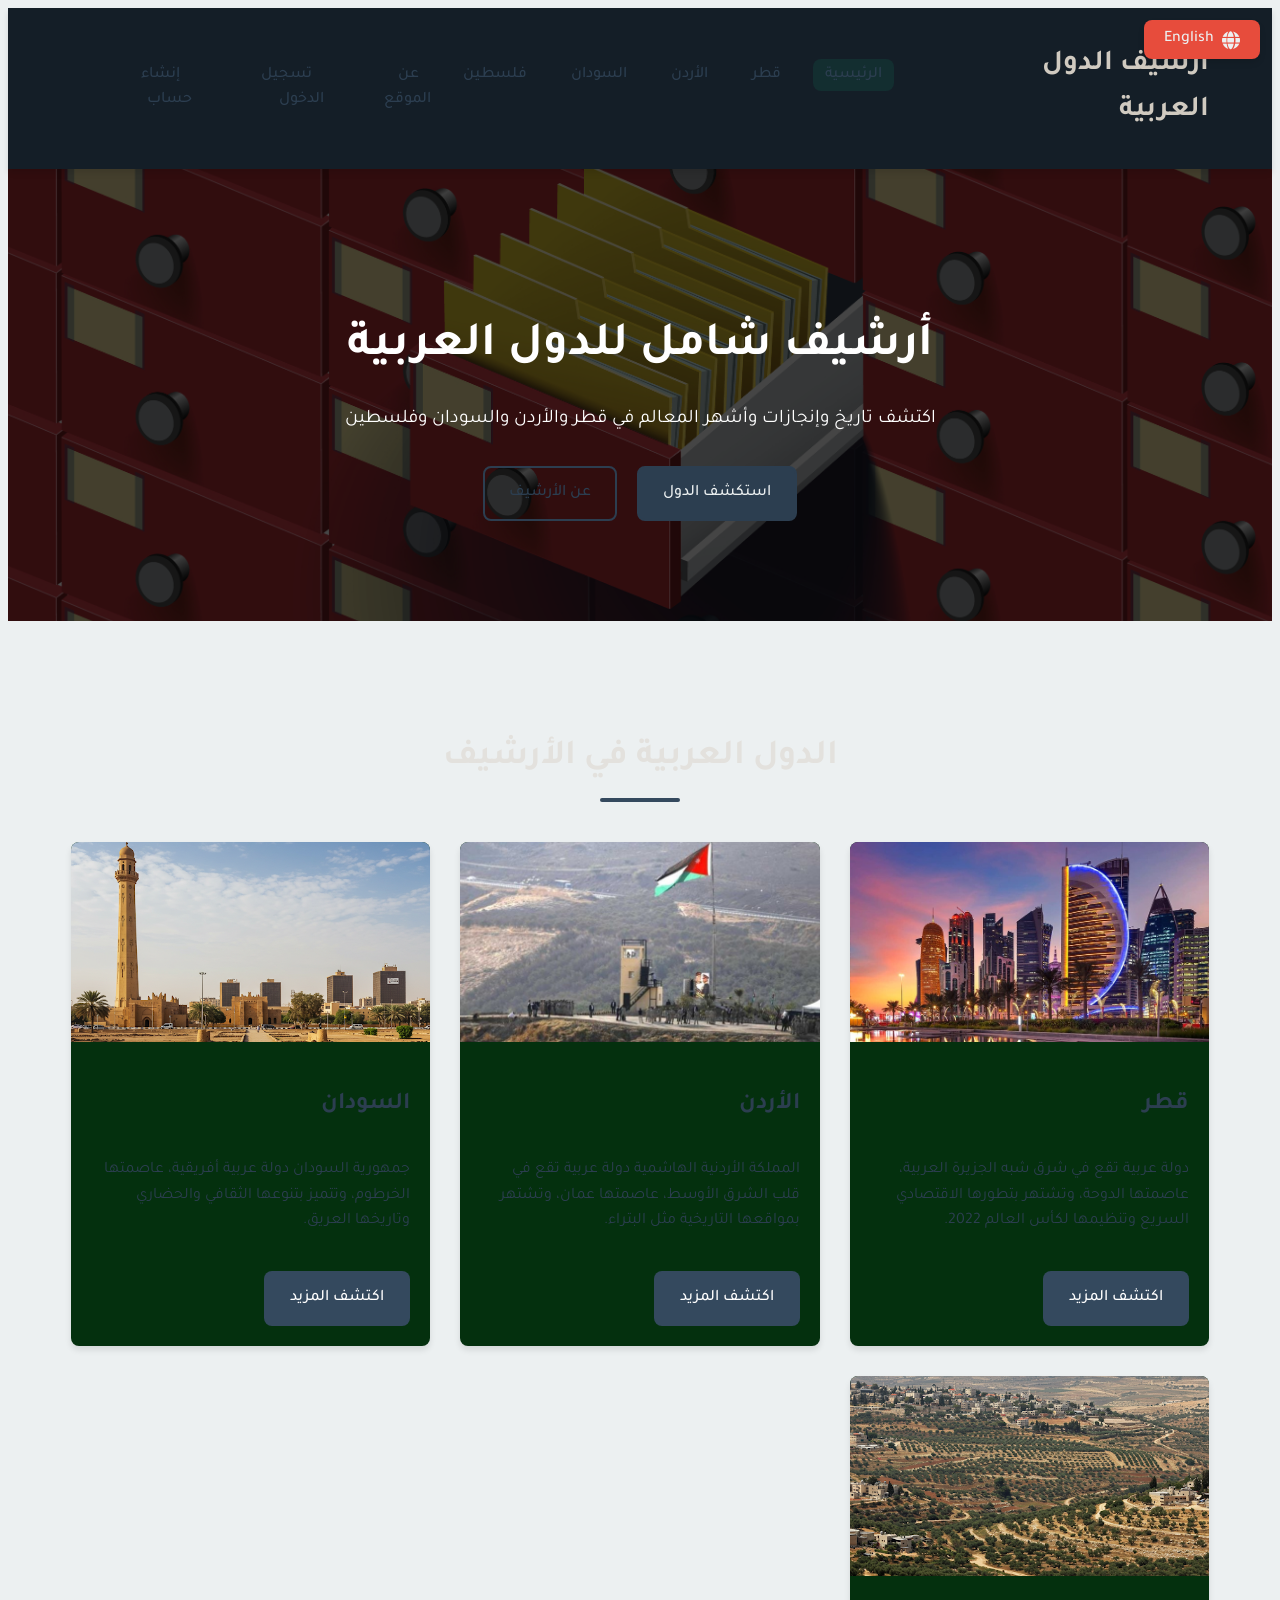
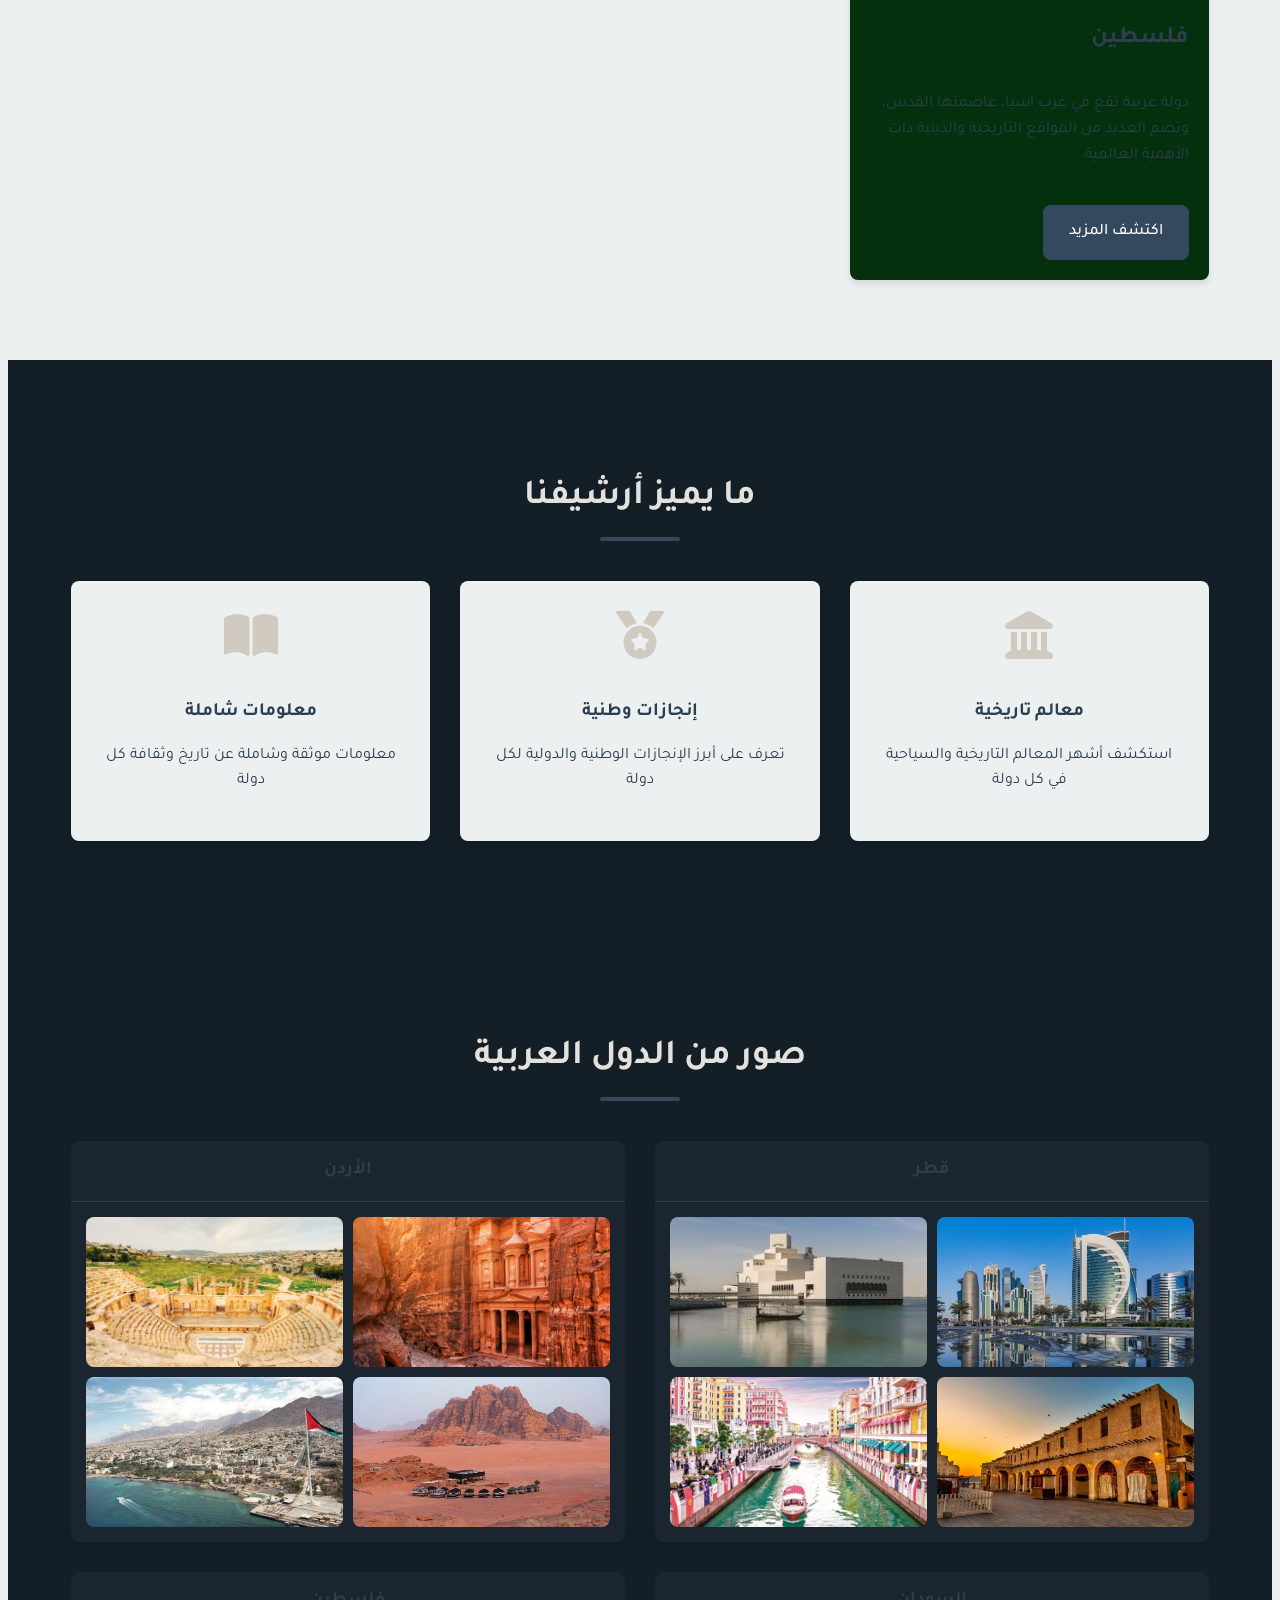
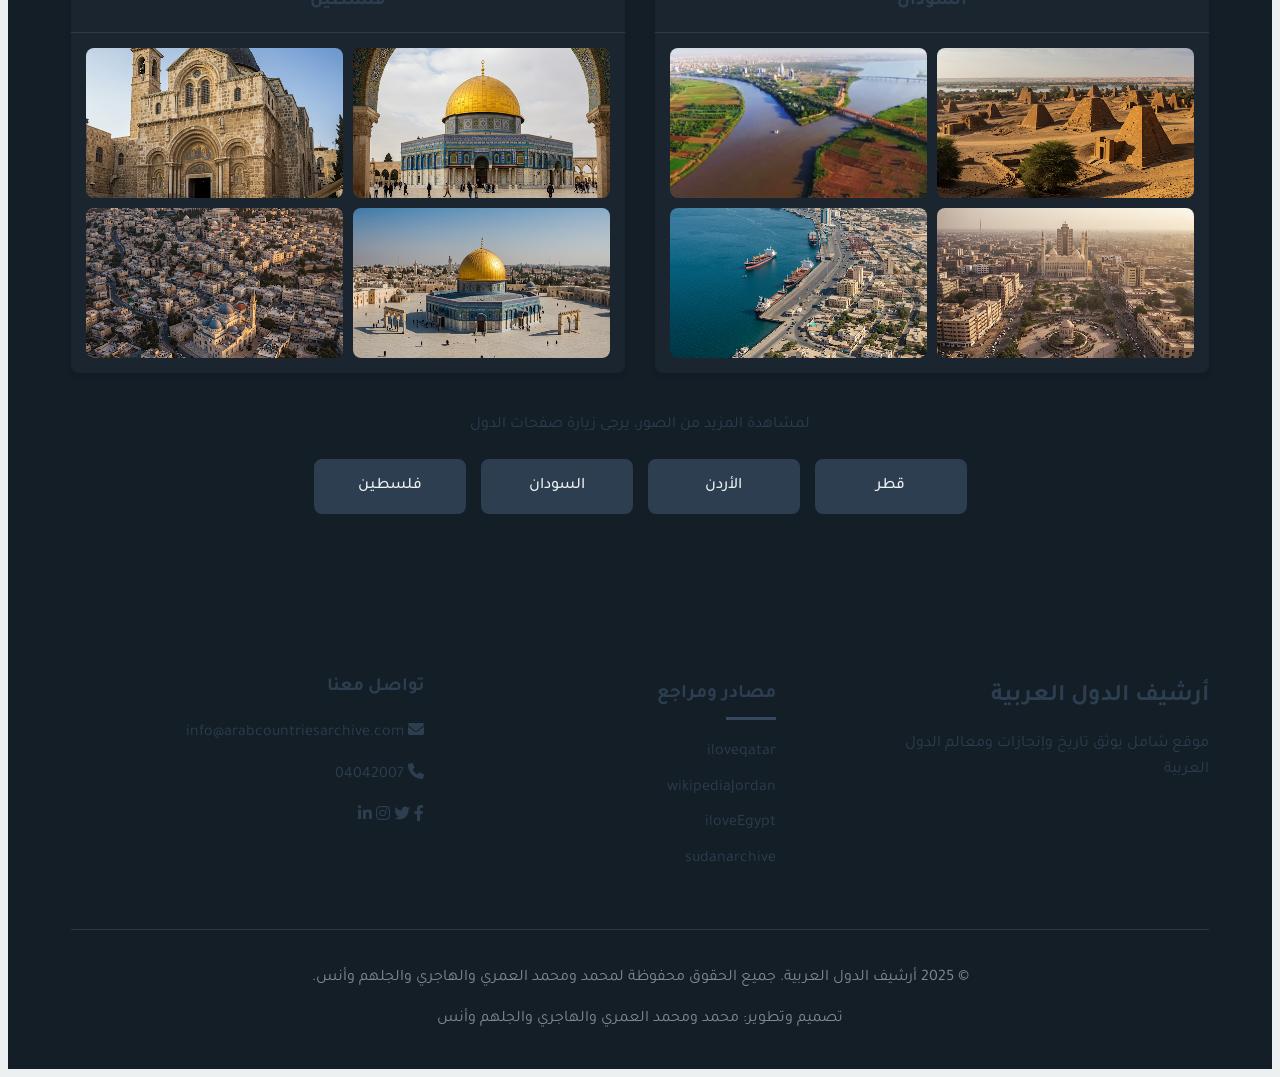
<file: index.html>
<!DOCTYPE html>
<html lang="ar" dir="rtl">
<head>
    <meta charset="UTF-8">
    <meta name="viewport" content="width=device-width, initial-scale=1.0">
    <title data-translate="arabicArchive">أرشيف الدول العربية</title>
    <link rel="stylesheet" href="css/style.css">
    <link rel="stylesheet" href="https://cdnjs.cloudflare.com/ajax/libs/font-awesome/6.0.0/css/all.min.css">
    <link rel="preconnect" href="https://fonts.googleapis.com">
    <link rel="preconnect" href="https://fonts.gstatic.com" crossorigin>
    <link href="https://fonts.googleapis.com/css2?family=Tajawal:wght@400;500;700&display=swap" rel="stylesheet">
    <script src="js/translations.js"></script>
</head>
<body>
    <button id="langToggle" class="lang-toggle" onclick="toggleLanguage()">
        <i class="fas fa-globe"></i>
        <span>English</span>
    </button>
    <header>
        <div class="container">
            <div class="logo">
                <a href="index.html"><h1 data-translate="arabicArchive">أرشيف الدول العربية</h1></a>
            </div>
            <nav>
                <ul>
                    <li><a href="index.html" class="active" data-translate="home">الرئيسية</a></li>
                    <li><a href="qatar.html" data-translate="qatar">قطر</a></li>
                    <li><a href="jordan.html" data-translate="jordan">الأردن</a></li>
                    <li><a href="sudan.html" data-translate="sudan">السودان</a></li>
                    <li><a href="palestine.html" data-translate="palestine">فلسطين</a></li>
                    <li><a href="about.html" data-translate="about">عن الموقع</a></li>
                    <li><a href="signin.html" id="authLink" data-translate="signin">تسجيل الدخول</a></li>
                    <li><a href="signup.html" id="signupLink" data-translate="signup">إنشاء حساب</a></li>
                    <li><a href="profile.html" id="profileLink" style="display: none;" data-translate="profile">الملف الشخصي</a></li>
                    <li><a href="#" id="logoutLink" style="display: none;" class="logout-btn" data-translate="logout">تسجيل الخروج</a></li>
                </ul>
            </nav>
        </div>
    </header>

    <section class="hero">
        <div class="container">
            <div class="hero-content">
                <h2 data-translate="arabicArchive">أرشيف شامل للدول العربية</h2>
                <p data-translate="discover">اكتشف تاريخ وإنجازات وأشهر المعالم في قطر والأردن والسودان وفلسطين</p>
                <div class="hero-buttons">
                    <a href="#countries" class="btn primary-btn" data-translate="explore">استكشف الدول</a>
                    <a href="about.html" class="btn secondary-btn" data-translate="aboutArchive">عن الأرشيف</a>
                </div>
            </div>
        </div>
    </section>

    <section id="countries" class="countries">
        <div class="container">
            <h2 class="section-title">الدول العربية في الأرشيف</h2>
            <div class="countries-grid">
                <div class="country-card">
                    <div class="country-image qatar-img"></div>
                    <h3>قطر</h3>
                    <p>دولة عربية تقع في شرق شبه الجزيرة العربية، عاصمتها الدوحة، وتشتهر بتطورها الاقتصادي السريع وتنظيمها لكأس العالم 2022.</p>
                    <a href="qatar.html" class="btn">اكتشف المزيد</a>
                </div>
                <div class="country-card">
                    <div class="country-image jordan-img"></div>
                    <h3>الأردن</h3>
                    <p>المملكة الأردنية الهاشمية دولة عربية تقع في قلب الشرق الأوسط، عاصمتها عمان، وتشتهر بمواقعها التاريخية مثل البتراء.</p>
                    <a href="jordan.html" class="btn">اكتشف المزيد</a>
                </div>
                <div class="country-card">
                    <div class="country-image sudan-img"></div>
                    <h3>السودان</h3>
                    <p>جمهورية السودان دولة عربية أفريقية، عاصمتها الخرطوم، وتتميز بتنوعها الثقافي والحضاري وتاريخها العريق.</p>
                    <a href="sudan.html" class="btn">اكتشف المزيد</a>
                </div>
                <div class="country-card">
                    <div class="country-image palestine-img"></div>
                    <h3>فلسطين</h3>
                    <p>دولة عربية تقع في غرب آسيا، عاصمتها القدس، وتضم العديد من المواقع التاريخية والدينية ذات الأهمية العالمية.</p>
                    <a href="palestine.html" class="btn">اكتشف المزيد</a>
                </div>
            </div>
        </div>
    </section>

    <section class="features">
        <div class="container">
            <h2 class="section-title">ما يميز أرشيفنا</h2>
            <div class="features-grid">
                <div class="feature">
                    <i class="fas fa-landmark"></i>
                    <h3>معالم تاريخية</h3>
                    <p>استكشف أشهر المعالم التاريخية والسياحية في كل دولة</p>
                </div>
                <div class="feature">
                    <i class="fas fa-medal"></i>
                    <h3>إنجازات وطنية</h3>
                    <p>تعرف على أبرز الإنجازات الوطنية والدولية لكل دولة</p>
                </div>
                <div class="feature">
                    <i class="fas fa-book-open"></i>
                    <h3>معلومات شاملة</h3>
                    <p>معلومات موثقة وشاملة عن تاريخ وثقافة كل دولة</p>
                </div>
            </div>
        </div>
    </section>

    <section class="country-showcase">
        <div class="container">
            <h2 class="section-title">صور من الدول العربية</h2>
            <div class="showcase-grid">
                <div class="showcase-country">
                    <h3>قطر</h3>
                    <div class="showcase-photos">
                        <div class="showcase-photo">
                            <img src="images/qatar-gallery-1.jpg" alt="أفق مدينة الدوحة">
                            <div class="photo-caption">أفق مدينة الدوحة</div>
                        </div>
                        <div class="showcase-photo">
                            <img src="images/qatar-gallery-2.jpg" alt="متحف الفن الإسلامي">
                            <div class="photo-caption">متحف الفن الإسلامي</div>
                        </div>
                        <div class="showcase-photo">
                            <img src="images/qatar-gallery-5.jpg" alt="سوق واقف">
                            <div class="photo-caption">سوق واقف التقليدي</div>
                        </div>
                        <div class="showcase-photo">
                            <img src="images/qatar-gallery-8.jpg" alt="جزيرة اللؤلؤة">
                            <div class="photo-caption">جزيرة اللؤلؤة</div>
                        </div>
                    </div>
                </div>
                
                <div class="showcase-country">
                    <h3>الأردن</h3>
                    <div class="showcase-photos">
                        <div class="showcase-photo">
                            <img src="images/jordan-gallery-1.jpg" alt="البتراء">
                            <div class="photo-caption">مدينة البتراء</div>
                        </div>
                        <div class="showcase-photo">
                            <img src="images/jordan-gallery-2.jpg" alt="جرش">
                            <div class="photo-caption">آثار جرش</div>
                        </div>
                        <div class="showcase-photo">
                            <img src="images/jordan-gallery-5.jpg" alt="وادي رم">
                            <div class="photo-caption">وادي رم</div>
                        </div>
                        <div class="showcase-photo">
                            <img src="images/jordan-gallery-7.jpg" alt="العقبة">
                            <div class="photo-caption">مدينة العقبة</div>
                        </div>
                    </div>
                </div>
                
                <div class="showcase-country">
                    <h3>السودان</h3>
                    <div class="showcase-photos">
                        <div class="showcase-photo">
                            <img src="images/sudan-gallery-1.jpg" alt="أهرامات البجراوية">
                            <div class="photo-caption">أهرامات البجراوية</div>
                        </div>
                        <div class="showcase-photo">
                            <img src="images/sudan-gallery-2.jpg" alt="نهر النيل">
                            <div class="photo-caption">نهر النيل</div>
                        </div>
                        <div class="showcase-photo">
                            <img src="images/sudan-gallery-5.jpg" alt="الخرطوم">
                            <div class="photo-caption">العاصمة الخرطوم</div>
                        </div>
                        <div class="showcase-photo">
                            <img src="images/sudan-gallery-7.jpg" alt="بورتسودان">
                            <div class="photo-caption">مدينة بورتسودان</div>
                        </div>
                    </div>
                </div>
                
                <div class="showcase-country">
                    <h3>فلسطين</h3>
                    <div class="showcase-photos">
                        <div class="showcase-photo">
                            <img src="images/palestine-gallery-1.jpg" alt="قبة الصخرة">
                            <div class="photo-caption">قبة الصخرة</div>
                        </div>
                        <div class="showcase-photo">
                            <img src="images/palestine-gallery-2.jpg" alt="كنيسة المهد">
                            <div class="photo-caption">كنيسة المهد</div>
                        </div>
                        <div class="showcase-photo">
                            <img src="images/palestine-gallery-5.jpg" alt="المسجد الأقصى">
                            <div class="photo-caption">المسجد الأقصى</div>
                        </div>
                        <div class="showcase-photo">
                            <img src="images/palestine-gallery-6.jpg" alt="مدينة نابلس">
                            <div class="photo-caption">مدينة نابلس</div>
                        </div>
                    </div>
                </div>
            </div>
            <div class="showcase-cta">
                <p>لمشاهدة المزيد من الصور، يرجى زيارة صفحات الدول</p>
                <div class="showcase-buttons">
                    <a href="qatar.html" class="btn primary-btn">قطر</a>
                    <a href="jordan.html" class="btn primary-btn">الأردن</a>
                    <a href="sudan.html" class="btn primary-btn">السودان</a>
                    <a href="palestine.html" class="btn primary-btn">فلسطين</a>
                </div>
            </div>
        </div>
    </section>

    <footer>
        <div class="container">
            <div class="footer-content">
                <div class="footer-logo">
                    <h3>أرشيف الدول العربية</h3>
                    <p>موقع شامل يوثق تاريخ وإنجازات ومعالم الدول العربية</p>
                </div>
                <div class="footer-links">
                    <ul>
                        <h4>مصادر ومراجع</h4>

                        <li><a href="https://www.iloveqatar.net/">iloveqatar</a></li>
                        <li><a href="https://en.wikipedia.org/wiki/Jordan">wikipediaJordan</a></li>
                        <li><a href="https://iloveegypt.com/">iloveEgypt</a></li>
                        <li><a href="https://sudanarchive.net/?a=p&p=home">sudanarchive</a></li>
                    </ul>
                </div>
                <div class="contact-info">
                    <h3>تواصل معنا</h3>
                    <p><i class="fas fa-envelope"></i> info@arabcountriesarchive.com</p>
                    <p><i class="fas fa-phone"></i> 04042007</p>
                    <div class="social-links">
                        <a href="#" target="_blank"><i class="fab fa-facebook-f"></i></a>
                        <a href="#" target="_blank"><i class="fab fa-twitter"></i></a>
                        <a href="#" target="_blank"><i class="fab fa-instagram"></i></a>
                        <a href="#" target="_blank"><i class="fab fa-linkedin-in"></i></a>
                    </div>
                </div>
            </div>
            <div class="footer-bottom">
                <p>&copy; 2025 أرشيف الدول العربية. جميع الحقوق محفوظة لمحمد ومحمد العمري والهاجري والجلهم وأنس.</p>
                <p>تصميم وتطوير: محمد ومحمد العمري والهاجري والجلهم وأنس</p>
            </div>
        </div>
    </footer>

    <script src="js/main.js"></script>
</body>
</html>
</file>
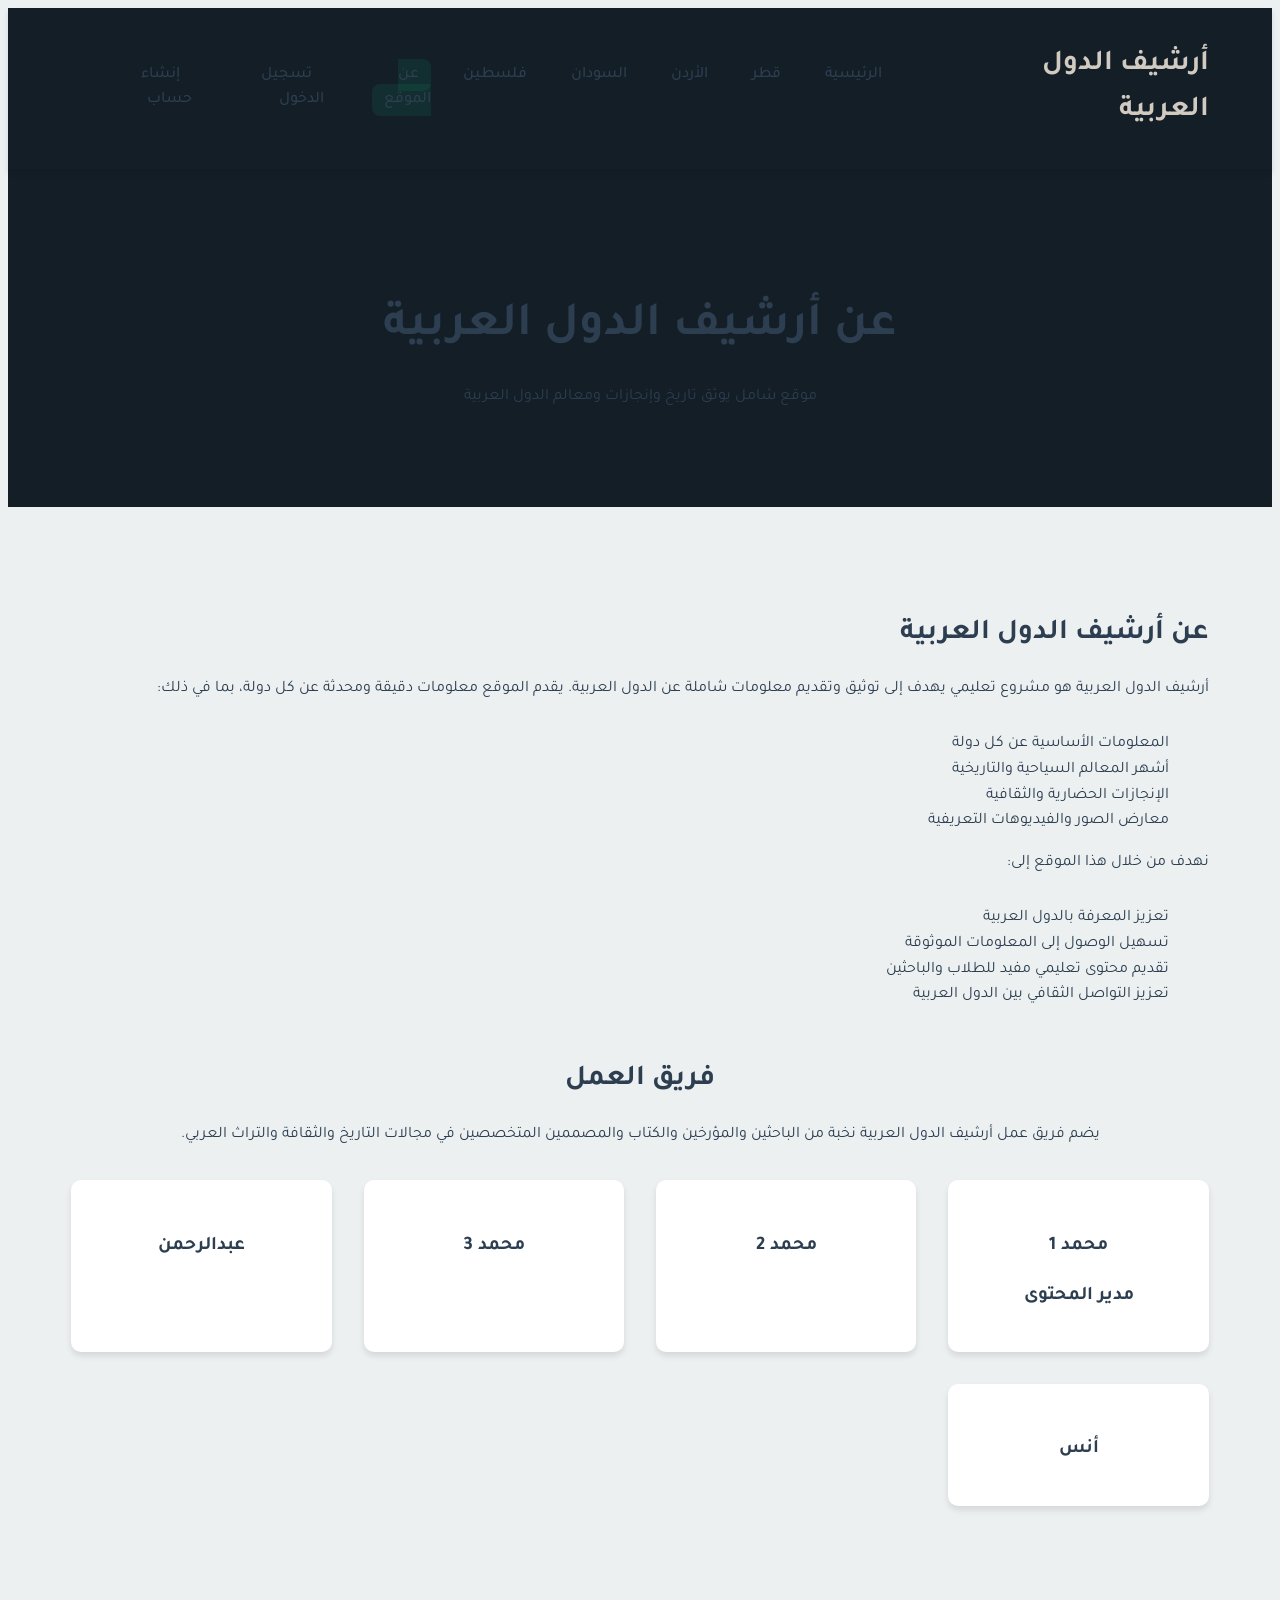
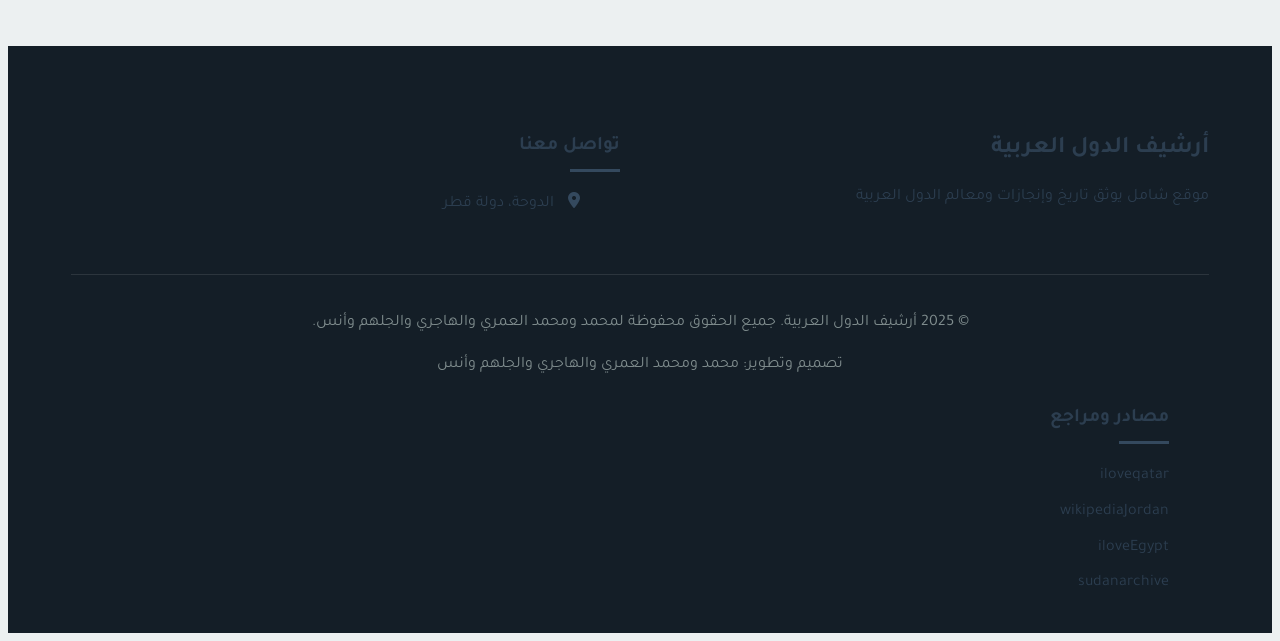
<file: about.html>
<!DOCTYPE html>
<html lang="ar" dir="rtl">
<head>
    <meta charset="UTF-8">
    <meta name="viewport" content="width=device-width, initial-scale=1.0">
    <title>عن الموقع - أرشيف الدول العربية</title>
    <link rel="stylesheet" href="css/style.css">
    <link rel="stylesheet" href="https://cdnjs.cloudflare.com/ajax/libs/font-awesome/6.0.0/css/all.min.css">
    <link rel="preconnect" href="https://fonts.googleapis.com">
    <link rel="preconnect" href="https://fonts.gstatic.com" crossorigin>
    <link href="https://fonts.googleapis.com/css2?family=Tajawal:wght@400;500;700&display=swap" rel="stylesheet">
</head>
<body>
    <header>
        <div class="container">
            <div class="logo">
                <a href="index.html"><h1>أرشيف الدول العربية</h1></a>
            </div>
            <nav>
                <ul>
                    <li><a href="index.html">الرئيسية</a></li>
                    <li><a href="qatar.html">قطر</a></li>
                    <li><a href="jordan.html">الأردن</a></li>
                    <li><a href="sudan.html">السودان</a></li>
                    <li><a href="palestine.html">فلسطين</a></li>
                    <li><a href="about.html" class="active">عن الموقع</a></li>
                    <li><a href="signin.html" id="authLink">تسجيل الدخول</a></li>
                    <li><a href="signup.html" id="signupLink">إنشاء حساب</a></li>
                    <li><a href="profile.html" id="profileLink" style="display: none;">الملف الشخصي</a></li>
                    <li><a href="#" id="logoutLink" style="display: none;" class="logout-btn">تسجيل الخروج</a></li>
                </ul>
            </nav>
        </div>
    </header>

    <section class="about-header">
        <div class="container">
            <h1>عن أرشيف الدول العربية</h1>
            <p>موقع شامل يوثق تاريخ وإنجازات ومعالم الدول العربية</p>
        </div>
    </section>

    <section class="about-content">
        <div class="container">
            <div class="about-text">
                <h2>عن أرشيف الدول العربية</h2>
                <p>أرشيف الدول العربية هو مشروع تعليمي يهدف إلى توثيق وتقديم معلومات شاملة عن الدول العربية. يقدم الموقع معلومات دقيقة ومحدثة عن كل دولة، بما في ذلك:</p>
                <ul>
                    <li>المعلومات الأساسية عن كل دولة</li>
                    <li>أشهر المعالم السياحية والتاريخية</li>
                    <li>الإنجازات الحضارية والثقافية</li>
                    <li>معارض الصور والفيديوهات التعريفية</li>
                </ul>
                <p>نهدف من خلال هذا الموقع إلى:</p>
                <ul>
                    <li>تعزيز المعرفة بالدول العربية</li>
                    <li>تسهيل الوصول إلى المعلومات الموثوقة</li>
                    <li>تقديم محتوى تعليمي مفيد للطلاب والباحثين</li>
                    <li>تعزيز التواصل الثقافي بين الدول العربية</li>
                </ul>
            </div>
            
            <div class="team-section">
                <h2>فريق العمل</h2>
                <p>يضم فريق عمل أرشيف الدول العربية نخبة من الباحثين والمؤرخين والكتاب والمصممين المتخصصين في مجالات التاريخ والثقافة والتراث العربي.</p>
                
                <div class="team-grid">
                    <div class="team-box">
                        <h3>محمد 1</h3>
                         <h3> مدير المحتوى </h3>
                    </div>
                    <div class="team-box">
                        <h3> محمد 2</h3>
                    </div>
                    <div class="team-box">
                        <h3> محمد 3</h3>
                        <p></p>
                    </div>
                    <div class="team-box">
                        <h3> عبدالرحمن </h3>
                        <p></p>
                    </div>
                    <div class="team-box">
                        <h3>أنس 
                        </h3>
                    </div>
                </div>
            </div>
        </div>
    </section>
    <footer>
    </div>
    
    </div>
        <div class="container">
            <div class="footer-content">
                <div class="footer-logo">
                    <h3>أرشيف الدول العربية</h3>
                    <p>موقع شامل يوثق تاريخ وإنجازات ومعالم الدول العربية</p>
                </div>
                <div class="footer-contact">
                    <h4>تواصل معنا</h4>
                    <ul>
                        <li><i class="fas fa-map-marker-alt"></i> الدوحة، دولة قطر</li>
                    </ul>
                </div>
            </div>
            <div class="footer-bottom">
              <p>&copy; 2025 أرشيف الدول العربية. جميع الحقوق محفوظة لمحمد ومحمد العمري والهاجري والجلهم وأنس.</p>
                <p>تصميم وتطوير: محمد ومحمد العمري والهاجري والجلهم وأنس</p>
                </div>
                <div class="footer-links">
                    <ul>
                        <h4>مصادر ومراجع</h4>
                        <li><a href="https://www.iloveqatar.net/">iloveqatar</a></li>
                        <li><a href="https://en.wikipedia.org/wiki/Jordan">wikipediaJordan</a></li>
                        <li><a href="https://iloveegypt.com/">iloveEgypt</a></li>
                        <li><a href="https://sudanarchive.net/?a=p&p=home">sudanarchive</a></li>
                    </ul>
                </div>
                </p>
            </div>
        </div>
    </footer>

    <script src="js/main.js"></script>
</body>
</html>
</file>
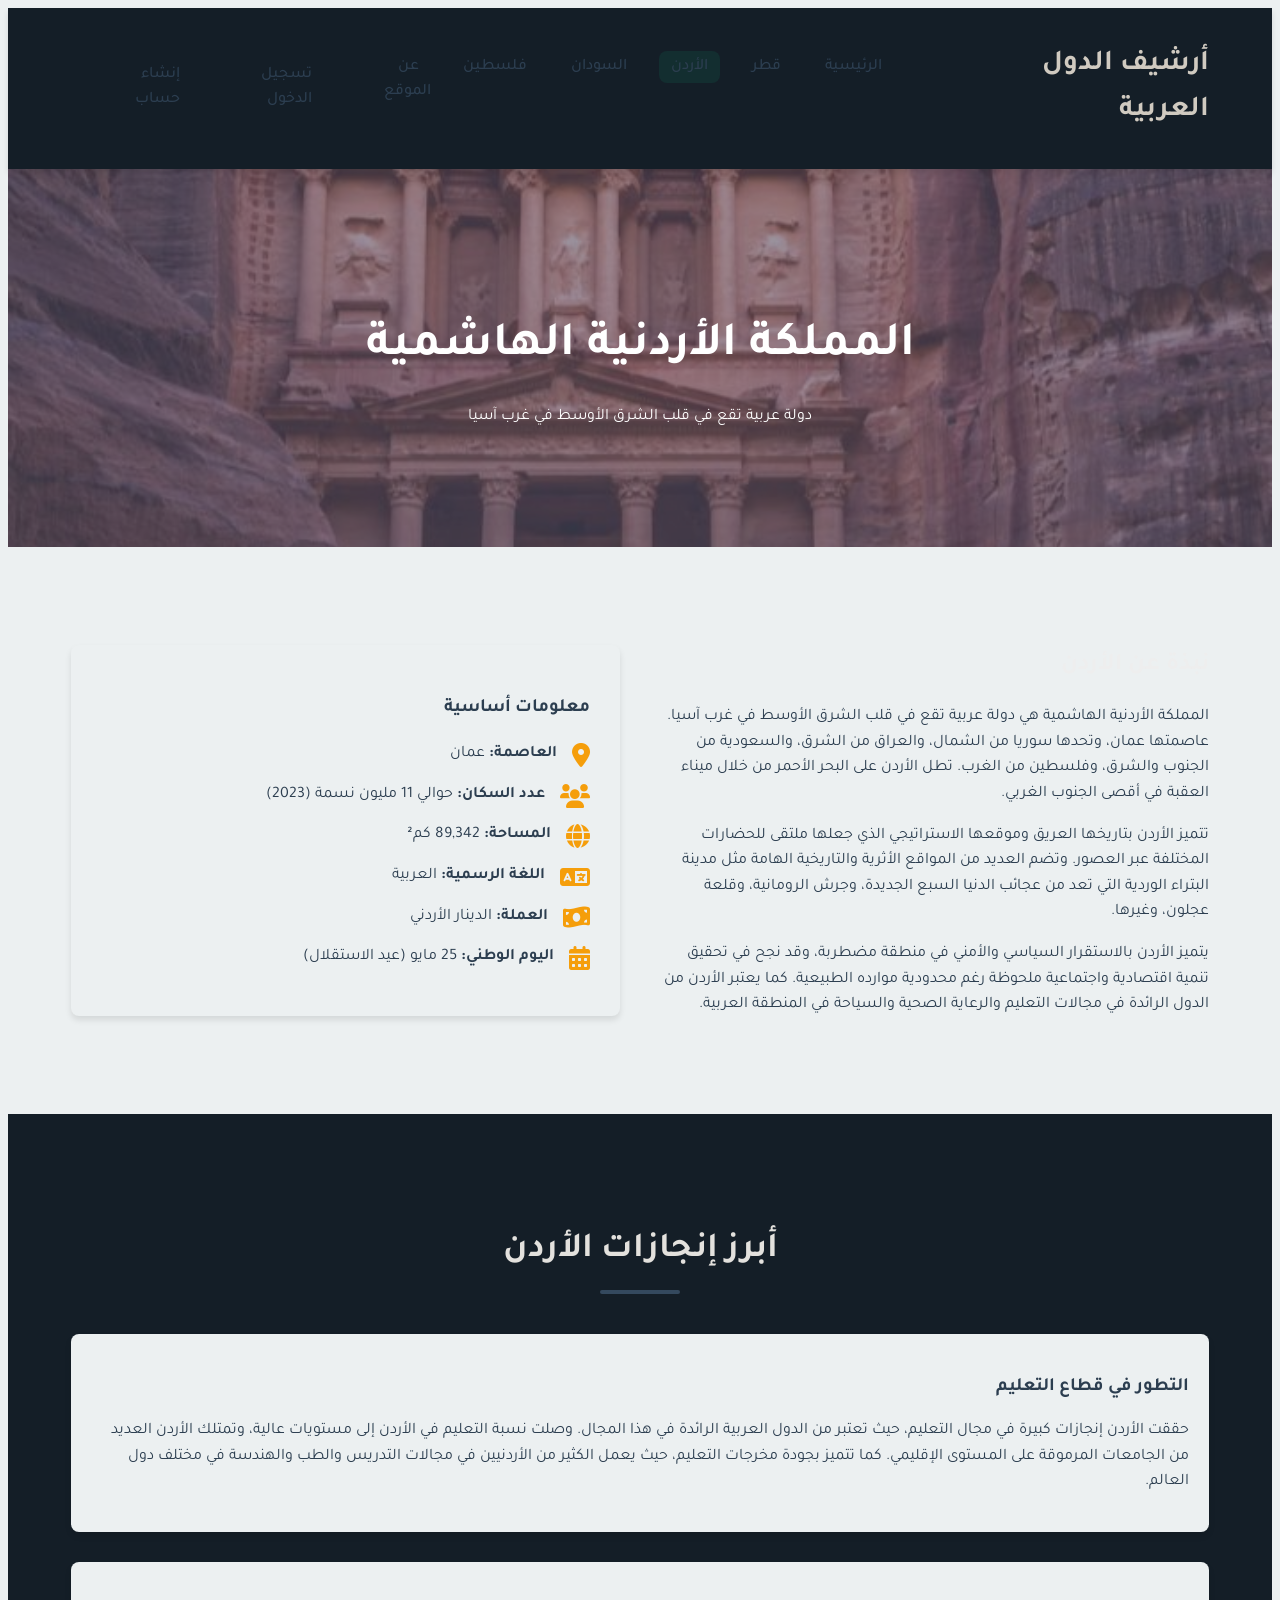
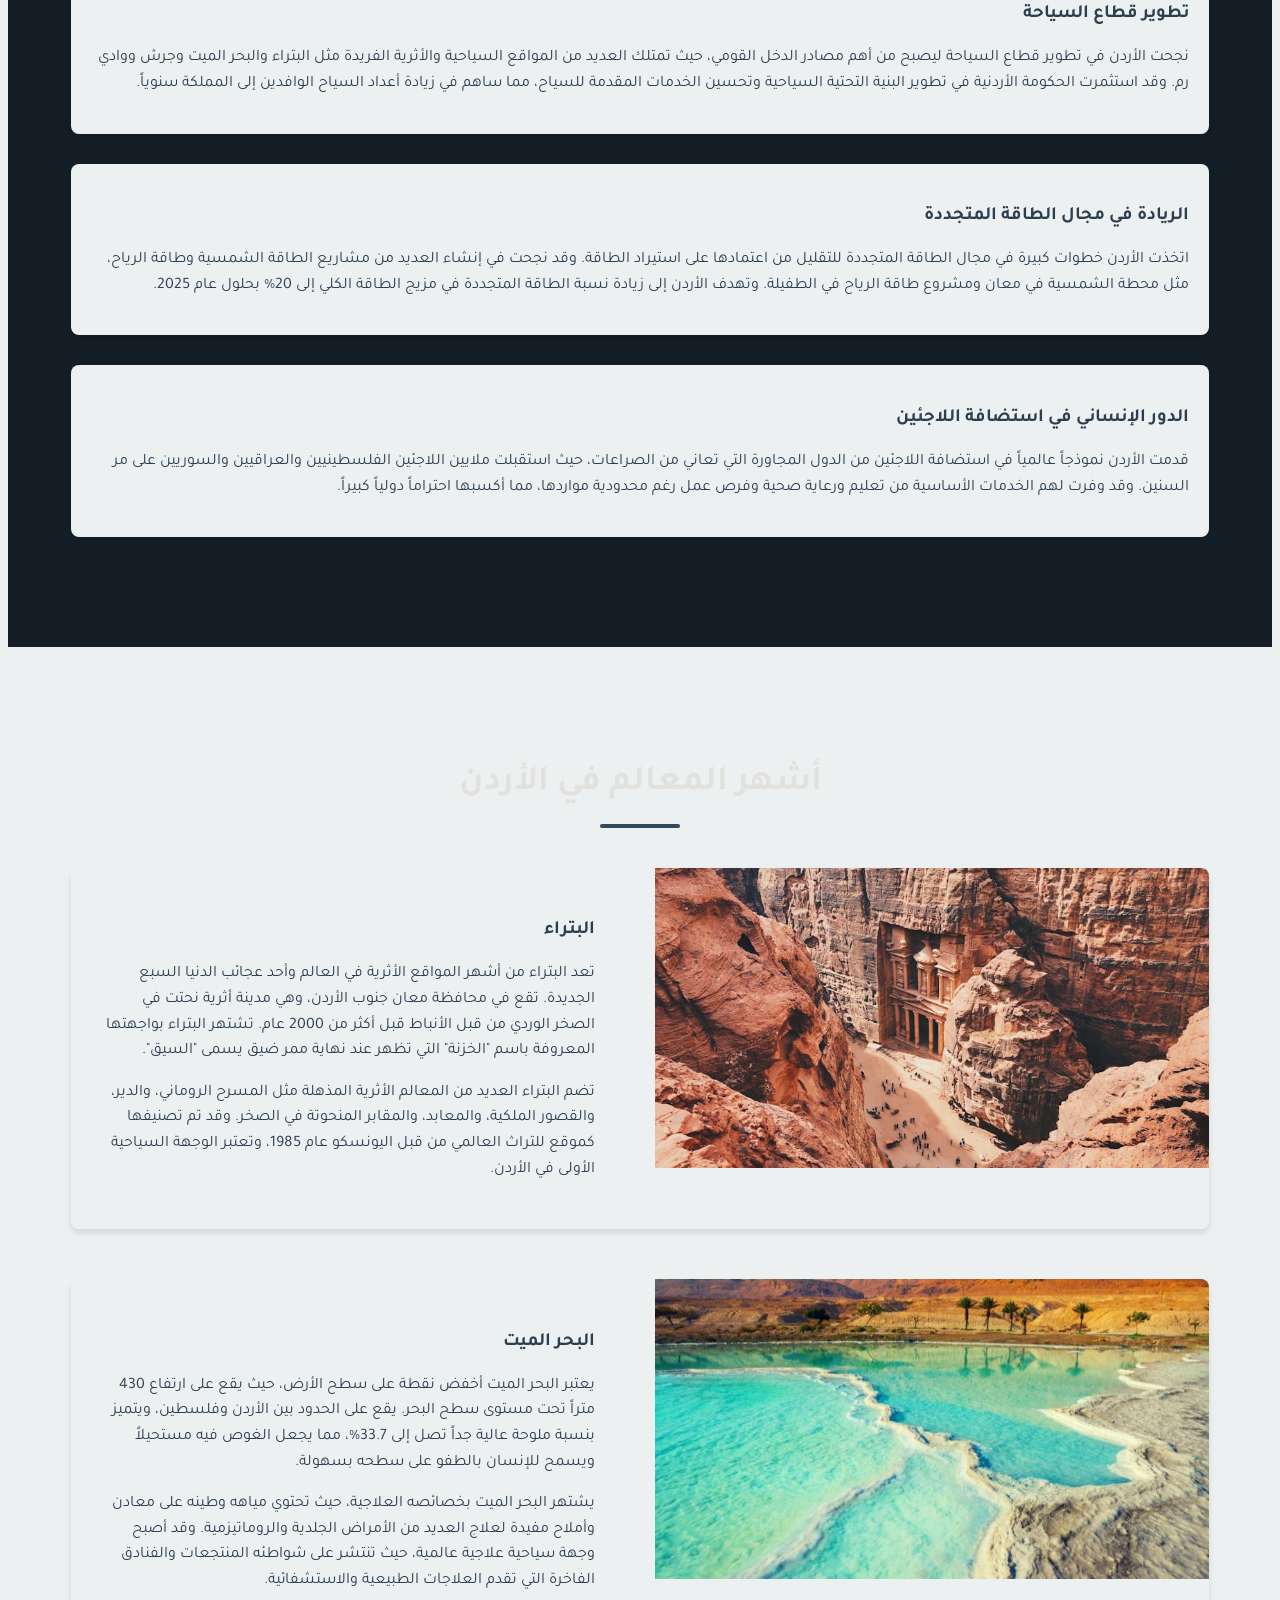
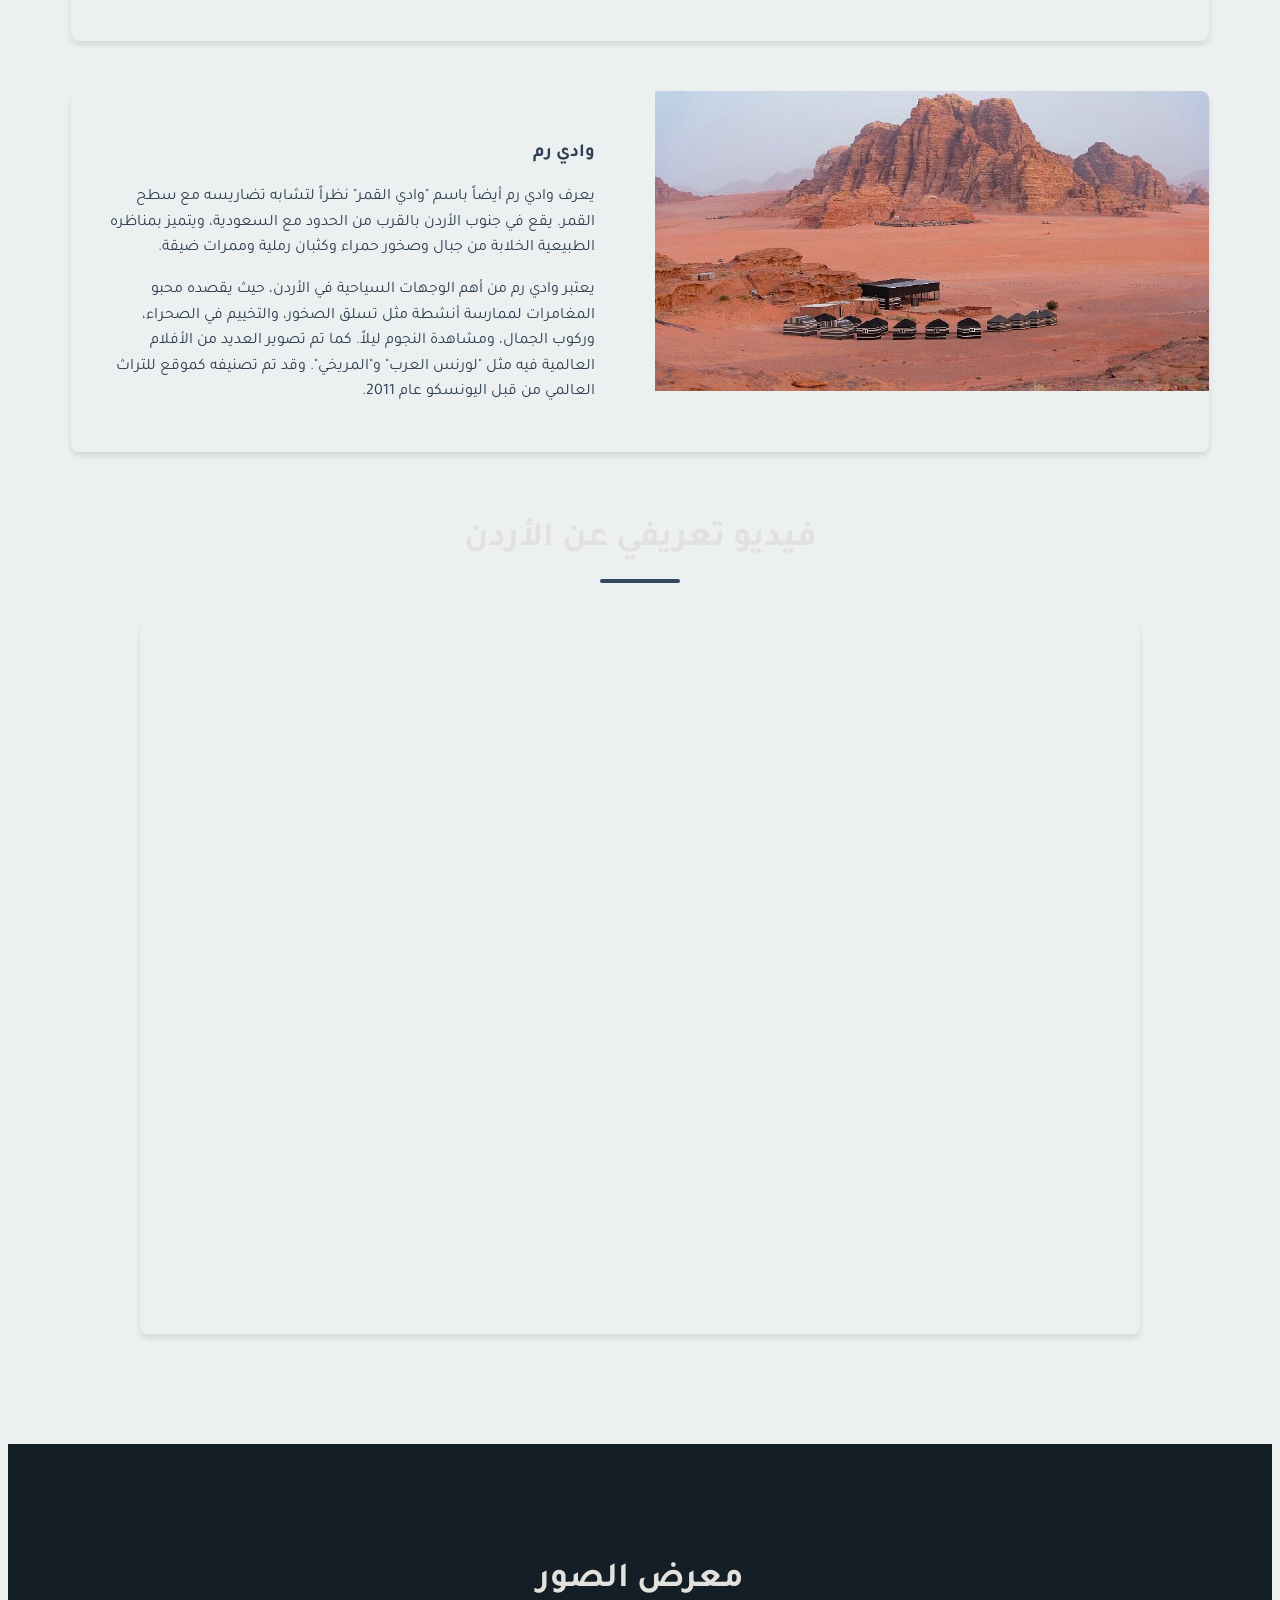
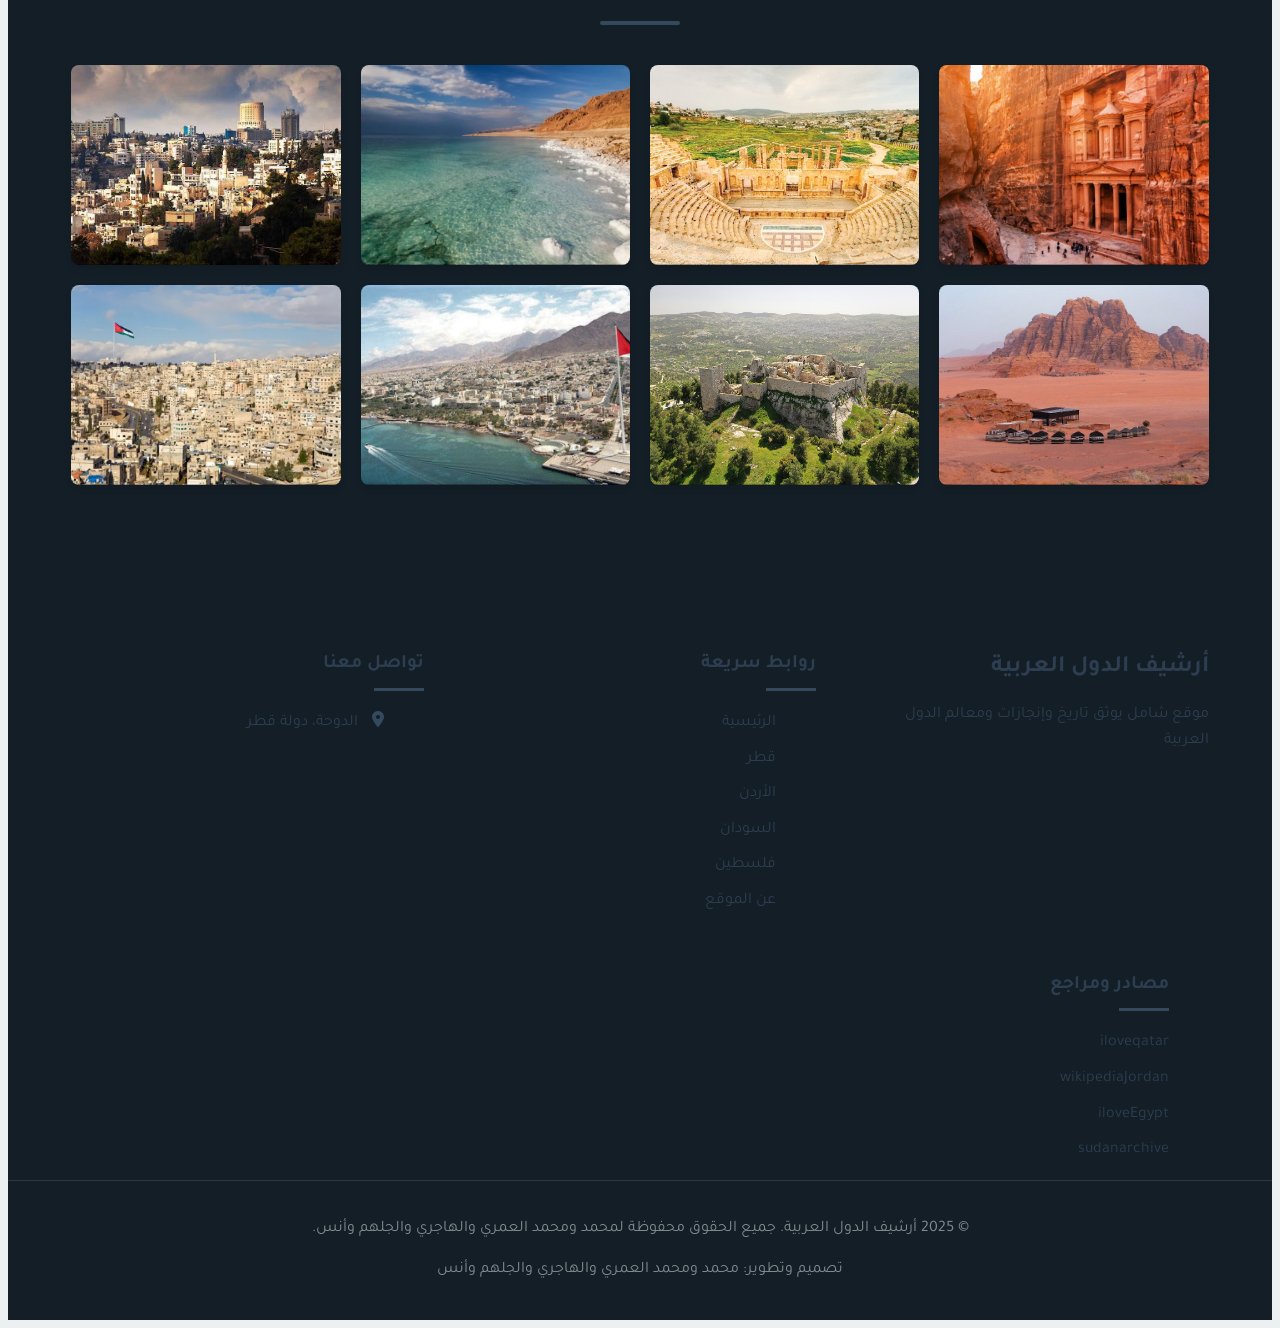
<file: jordan.html>
<!DOCTYPE html>
<html lang="ar" dir="rtl">
<head>
    <meta charset="UTF-8">
    <meta name="viewport" content="width=device-width, initial-scale=1.0">
    <title>الأردن - أرشيف الدول العربية</title>
    <link rel="stylesheet" href="css/style.css">
    <link rel="stylesheet" href="https://cdnjs.cloudflare.com/ajax/libs/font-awesome/6.0.0/css/all.min.css">
    <link rel="preconnect" href="https://fonts.googleapis.com">
    <link rel="preconnect" href="https://fonts.gstatic.com" crossorigin>
    <link href="https://fonts.googleapis.com/css2?family=Tajawal:wght@400;500;700&display=swap" rel="stylesheet">
</head>
<body>
    <header>
        <div class="container">
            <div class="logo">
                <a href="index.html"><h1>أرشيف الدول العربية</h1></a>
            </div>
            <nav>
                <ul>
                    <li><a href="index.html">الرئيسية</a></li>
                    <li><a href="qatar.html">قطر</a></li>
                    <li><a href="jordan.html" class="active">الأردن</a></li>
                    <li><a href="sudan.html">السودان</a></li>
                    <li><a href="palestine.html">فلسطين</a></li>
                    <li><a href="about.html">عن الموقع</a></li>
                    <li><a href="signin.html" id="authLink">تسجيل الدخول</a></li>
                    <li><a href="signup.html" id="signupLink">إنشاء حساب</a></li>
                    <li><a href="profile.html" id="profileLink" style="display: none;">الملف الشخصي</a></li>
                    <li><a href="#" id="logoutLink" style="display: none;" class="logout-btn">تسجيل الخروج</a></li>
                </ul>
            </nav>
        </div>
    </header>

    <section class="country-header" style="background-image: url('images/jordan-header.jpg');">
        <div class="country-header-content">
            <h1>المملكة الأردنية الهاشمية</h1>
            <p>دولة عربية تقع في قلب الشرق الأوسط في غرب آسيا</p>
        </div>
    </section>

    <section class="country-info" id="about-jordan">
        <div class="container">
            <div class="country-info-grid">
                <div class="country-description">
                    <h2>نبذة عن الأردن</h2>
                    <p>المملكة الأردنية الهاشمية هي دولة عربية تقع في قلب الشرق الأوسط في غرب آسيا. عاصمتها عمان، وتحدها سوريا من الشمال، والعراق من الشرق، والسعودية من الجنوب والشرق، وفلسطين من الغرب. تطل الأردن على البحر الأحمر من خلال ميناء العقبة في أقصى الجنوب الغربي.</p>
                    <p>تتميز الأردن بتاريخها العريق وموقعها الاستراتيجي الذي جعلها ملتقى للحضارات المختلفة عبر العصور. وتضم العديد من المواقع الأثرية والتاريخية الهامة مثل مدينة البتراء الوردية التي تعد من عجائب الدنيا السبع الجديدة، وجرش الرومانية، وقلعة عجلون، وغيرها.</p>
                    <p>يتميز الأردن بالاستقرار السياسي والأمني في منطقة مضطربة، وقد نجح في تحقيق تنمية اقتصادية واجتماعية ملحوظة رغم محدودية موارده الطبيعية. كما يعتبر الأردن من الدول الرائدة في مجالات التعليم والرعاية الصحية والسياحة في المنطقة العربية.</p>
                </div>
                <div class="country-stats">
                    <h3>معلومات أساسية</h3>
                    <div class="stat-item">
                        <i class="fas fa-map-marker-alt"></i>
                        <div>
                            <strong>العاصمة:</strong> عمان
                        </div>
                    </div>
                    <div class="stat-item">
                        <i class="fas fa-users"></i>
                        <div>
                            <strong>عدد السكان:</strong> حوالي 11 مليون نسمة (2023)
                        </div>
                    </div>
                    <div class="stat-item">
                        <i class="fas fa-globe"></i>
                        <div>
                            <strong>المساحة:</strong> 89,342 كم²
                        </div>
                    </div>
                    <div class="stat-item">
                        <i class="fas fa-language"></i>
                        <div>
                            <strong>اللغة الرسمية:</strong> العربية
                        </div>
                    </div>
                    <div class="stat-item">
                        <i class="fas fa-money-bill-wave"></i>
                        <div>
                            <strong>العملة:</strong> الدينار الأردني
                        </div>
                    </div>
                    <div class="stat-item">
                        <i class="fas fa-calendar-alt"></i>
                        <div>
                            <strong>اليوم الوطني:</strong> 25 مايو (عيد الاستقلال)
                        </div>
                    </div>
                </div>
            </div>
        </div>
    </section>

    <section class="achievements" id="achievements-jordan">
        <div class="container">
            <h2 class="section-title">أبرز إنجازات الأردن</h2>
            
            <div class="achievement-card">
                <div class="achievement-content">
                    <h3>التطور في قطاع التعليم</h3>
                    <p>حققت الأردن إنجازات كبيرة في مجال التعليم، حيث تعتبر من الدول العربية الرائدة في هذا المجال. وصلت نسبة التعليم في الأردن إلى مستويات عالية، وتمتلك الأردن العديد من الجامعات المرموقة على المستوى الإقليمي. كما تتميز بجودة مخرجات التعليم، حيث يعمل الكثير من الأردنيين في مجالات التدريس والطب والهندسة في مختلف دول العالم.</p>
                </div>
            </div>
            
            <div class="achievement-card">
                <div class="achievement-content">
                    <h3>تطوير قطاع السياحة</h3>
                    <p>نجحت الأردن في تطوير قطاع السياحة ليصبح من أهم مصادر الدخل القومي، حيث تمتلك العديد من المواقع السياحية والأثرية الفريدة مثل البتراء والبحر الميت وجرش ووادي رم. وقد استثمرت الحكومة الأردنية في تطوير البنية التحتية السياحية وتحسين الخدمات المقدمة للسياح، مما ساهم في زيادة أعداد السياح الوافدين إلى المملكة سنوياً.</p>
                </div>
            </div>
            
            <div class="achievement-card">
                <div class="achievement-content">
                    <h3>الريادة في مجال الطاقة المتجددة</h3>
                    <p>اتخذت الأردن خطوات كبيرة في مجال الطاقة المتجددة للتقليل من اعتمادها على استيراد الطاقة. وقد نجحت في إنشاء العديد من مشاريع الطاقة الشمسية وطاقة الرياح، مثل محطة الشمسية في معان ومشروع طاقة الرياح في الطفيلة. وتهدف الأردن إلى زيادة نسبة الطاقة المتجددة في مزيج الطاقة الكلي إلى 20% بحلول عام 2025.</p>
                </div>
            </div>
            
            <div class="achievement-card">
                <div class="achievement-content">
                    <h3>الدور الإنساني في استضافة اللاجئين</h3>
                    <p>قدمت الأردن نموذجاً عالمياً في استضافة اللاجئين من الدول المجاورة التي تعاني من الصراعات، حيث استقبلت ملايين اللاجئين الفلسطينيين والعراقيين والسوريين على مر السنين. وقد وفرت لهم الخدمات الأساسية من تعليم ورعاية صحية وفرص عمل رغم محدودية مواردها، مما أكسبها احتراماً دولياً كبيراً.</p>
                </div>
            </div>
        </div>
    </section>

    <section class="places" id="places-jordan">
        <div class="container">
            <h2 class="section-title">أشهر المعالم في الأردن</h2>
            
            <div class="place-card">
                <div class="place-image" style="background-image: url('images/jordan-petra.jpg');"></div>
                <div class="place-content">
                    <h3>البتراء</h3>
                    <p>تعد البتراء من أشهر المواقع الأثرية في العالم وأحد عجائب الدنيا السبع الجديدة. تقع في محافظة معان جنوب الأردن، وهي مدينة أثرية نحتت في الصخر الوردي من قبل الأنباط قبل أكثر من 2000 عام. تشتهر البتراء بواجهتها المعروفة باسم "الخزنة" التي تظهر عند نهاية ممر ضيق يسمى "السيق".</p>
                    <p>تضم البتراء العديد من المعالم الأثرية المذهلة مثل المسرح الروماني، والدير، والقصور الملكية، والمعابد، والمقابر المنحوتة في الصخر. وقد تم تصنيفها كموقع للتراث العالمي من قبل اليونسكو عام 1985، وتعتبر الوجهة السياحية الأولى في الأردن.</p>
                </div>
            </div>
            
            <div class="place-card">
                <div class="place-image" style="background-image: url('images/jordan-dead-sea.jpg');"></div>
                <div class="place-content">
                    <h3>البحر الميت</h3>
                    <p>يعتبر البحر الميت أخفض نقطة على سطح الأرض، حيث يقع على ارتفاع 430 متراً تحت مستوى سطح البحر. يقع على الحدود بين الأردن وفلسطين، ويتميز بنسبة ملوحة عالية جداً تصل إلى 33.7%، مما يجعل الغوص فيه مستحيلاً ويسمح للإنسان بالطفو على سطحه بسهولة.</p>
                    <p>يشتهر البحر الميت بخصائصه العلاجية، حيث تحتوي مياهه وطينه على معادن وأملاح مفيدة لعلاج العديد من الأمراض الجلدية والروماتيزمية. وقد أصبح وجهة سياحية علاجية عالمية، حيث تنتشر على شواطئه المنتجعات والفنادق الفاخرة التي تقدم العلاجات الطبيعية والاستشفائية.</p>
                </div>
            </div>
            
            <div class="place-card">
                <div class="place-image" style="background-image: url('images/jordan-wadi-rum.jpg');"></div>
                <div class="place-content">
                    <h3>وادي رم</h3>
                    <p>يعرف وادي رم أيضاً باسم "وادي القمر" نظراً لتشابه تضاريسه مع سطح القمر. يقع في جنوب الأردن بالقرب من الحدود مع السعودية، ويتميز بمناظره الطبيعية الخلابة من جبال وصخور حمراء وكثبان رملية وممرات ضيقة.</p>
                    <p>يعتبر وادي رم من أهم الوجهات السياحية في الأردن، حيث يقصده محبو المغامرات لممارسة أنشطة مثل تسلق الصخور، والتخييم في الصحراء، وركوب الجمال، ومشاهدة النجوم ليلاً. كما تم تصوير العديد من الأفلام العالمية فيه مثل "لورنس العرب" و"المريخي". وقد تم تصنيفه كموقع للتراث العالمي من قبل اليونسكو عام 2011.</p>
                </div>
            </div>
        </div>
        
        <div class="video-section">
            <h3 class="section-title">فيديو تعريفي عن الأردن</h3>
            <div class="video-container">
                <iframe width="100%" height="500" src="https://www.youtube.com/embed/GrIedO5wjlo" frameborder="0" allow="accelerometer; autoplay; clipboard-write; encrypted-media; gyroscope; picture-in-picture" allowfullscreen></iframe>
            </div>
        </div>
    </section>

    <section class="photo-gallery" id="gallery-jordan">
        <div class="container">
            <h2 class="section-title">معرض الصور</h2>
            <div class="gallery-grid">
                <div class="gallery-item">
                    <img src="images/jordan-gallery-1.jpg" alt="البتراء">
                    <div class="gallery-caption">مدينة البتراء الوردية</div>
                </div>
                <div class="gallery-item">
                    <img src="images/jordan-gallery-2.jpg" alt="جرش">
                    <div class="gallery-caption">آثار جرش الرومانية</div>
                </div>
                <div class="gallery-item">
                    <img src="images/jordan-gallery-3.jpg" alt="البحر الميت">
                    <div class="gallery-caption">البحر الميت</div>
                </div>
                <div class="gallery-item">
                    <img src="images/jordan-gallery-4.jpg" alt="عمان">
                    <div class="gallery-caption">العاصمة عمان</div>
                </div>
                <div class="gallery-item">
                    <img src="images/jordan-gallery-5.jpg" alt="وادي رم">
                    <div class="gallery-caption">وادي رم</div>
                </div>
                <div class="gallery-item">
                    <img src="images/jordan-gallery-6.jpg" alt="قلعة عجلون">
                    <div class="gallery-caption">قلعة عجلون</div>
                </div>
                <div class="gallery-item">
                    <img src="images/jordan-gallery-7.jpg" alt="العقبة">
                    <div class="gallery-caption">مدينة العقبة</div>
                </div>
                <div class="gallery-item">
                    <img src="images/jordan-gallery-8.jpg" alt="أم قيس">
                    <div class="gallery-caption">أم قيس الأثرية</div>
                </div>
            </div>
        </div>
    </section>

    <footer>
        <div class="container">
            <div class="footer-content">
                <div class="footer-logo">
                    <h3>أرشيف الدول العربية</h3>
                    <p>موقع شامل يوثق تاريخ وإنجازات ومعالم الدول العربية</p>
                </div>
                <div class="footer-links">
                    <h4>روابط سريعة</h4>
                    <ul>
                        <li><a href="index.html">الرئيسية</a></li>
                        <li><a href="qatar.html">قطر</a></li>
                        <li><a href="jordan.html">الأردن</a></li>
                        <li><a href="sudan.html">السودان</a></li>
                        <li><a href="palestine.html">فلسطين</a></li>
                        <li><a href="about.html">عن الموقع</a></li>
                    </ul>
                </div>
                <div class="footer-contact">
                    <h4>تواصل معنا</h4>
                    <ul>
                        <li><i class="fas fa-map-marker-alt"></i> الدوحة، دولة قطر</li>
                    </ul>
                </div>
            </div>
            <div class="footer-links">
                <ul>
                    <h4>مصادر ومراجع</h4>
                    <li><a href="https://www.iloveqatar.net/">iloveqatar</a></li>
                    <li><a href="https://en.wikipedia.org/wiki/Jordan">wikipediaJordan</a></li>
                    <li><a href="https://iloveegypt.com/">iloveEgypt</a></li>
                    <li><a href="https://sudanarchive.net/?a=p&p=home">sudanarchive</a></li>
                </ul>
            </div>
            </div>
            <div class="footer-bottom">
               <p>&copy; 2025 أرشيف الدول العربية. جميع الحقوق محفوظة لمحمد ومحمد العمري والهاجري والجلهم وأنس.</p>
                <p>تصميم وتطوير: محمد ومحمد العمري والهاجري والجلهم وأنس</p>
            </div>
        </div>
    </footer>

    <script src="js/main.js"></script>
    <script src="js/auth.js"></script>
    <script src="js/favorites.js"></script>
</body>
</html>
</file>
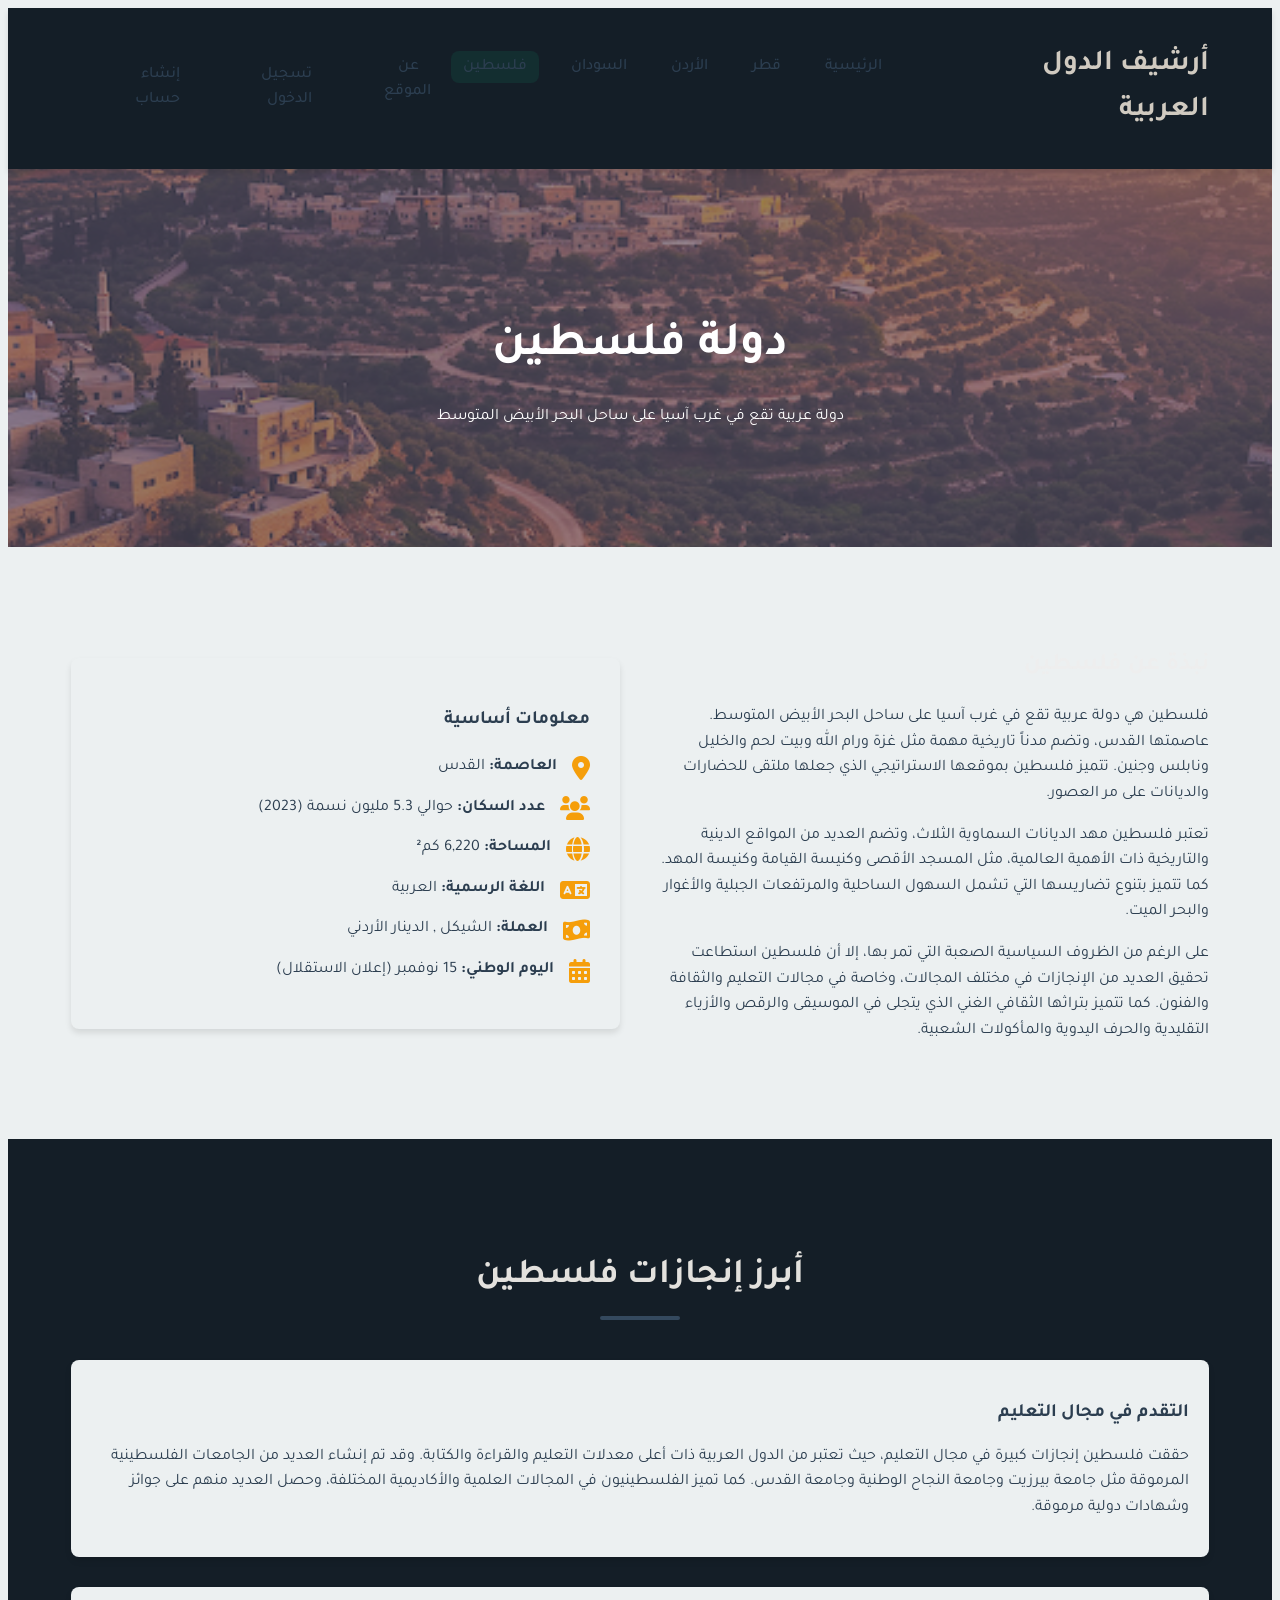
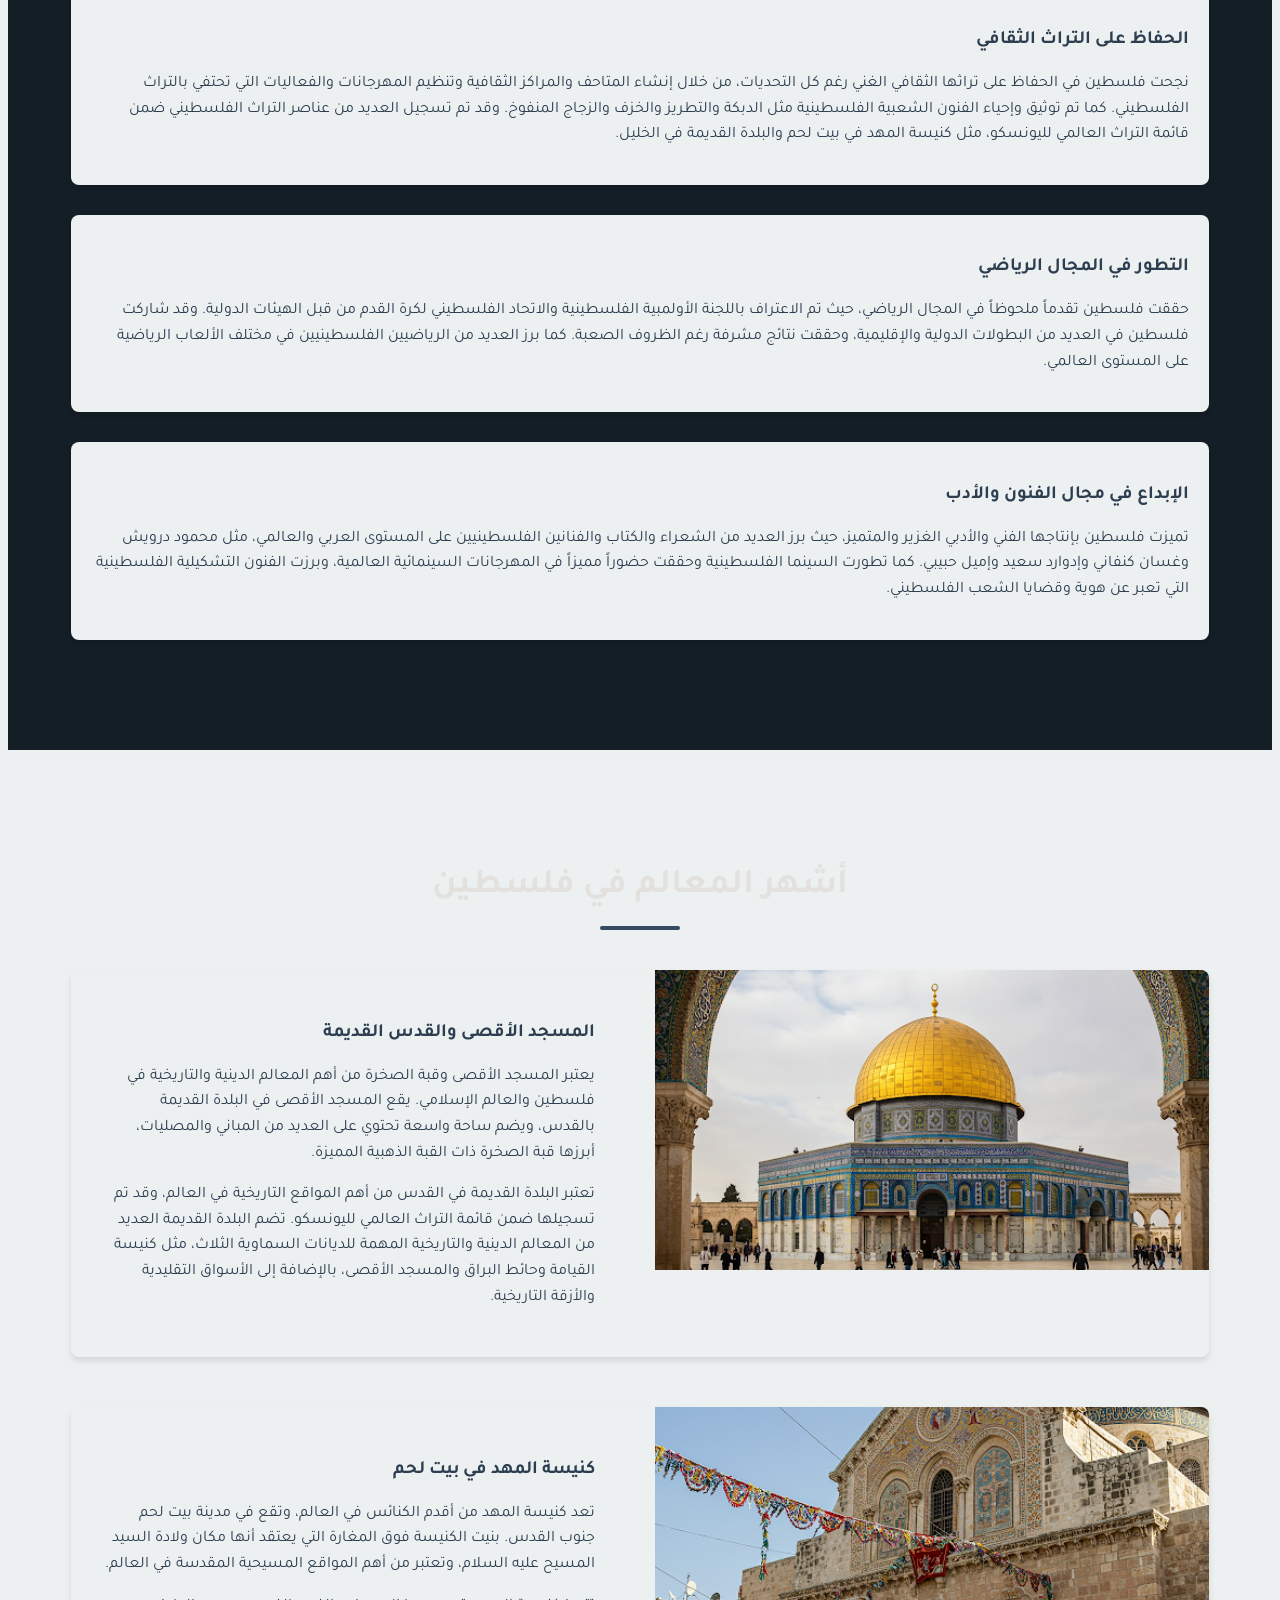
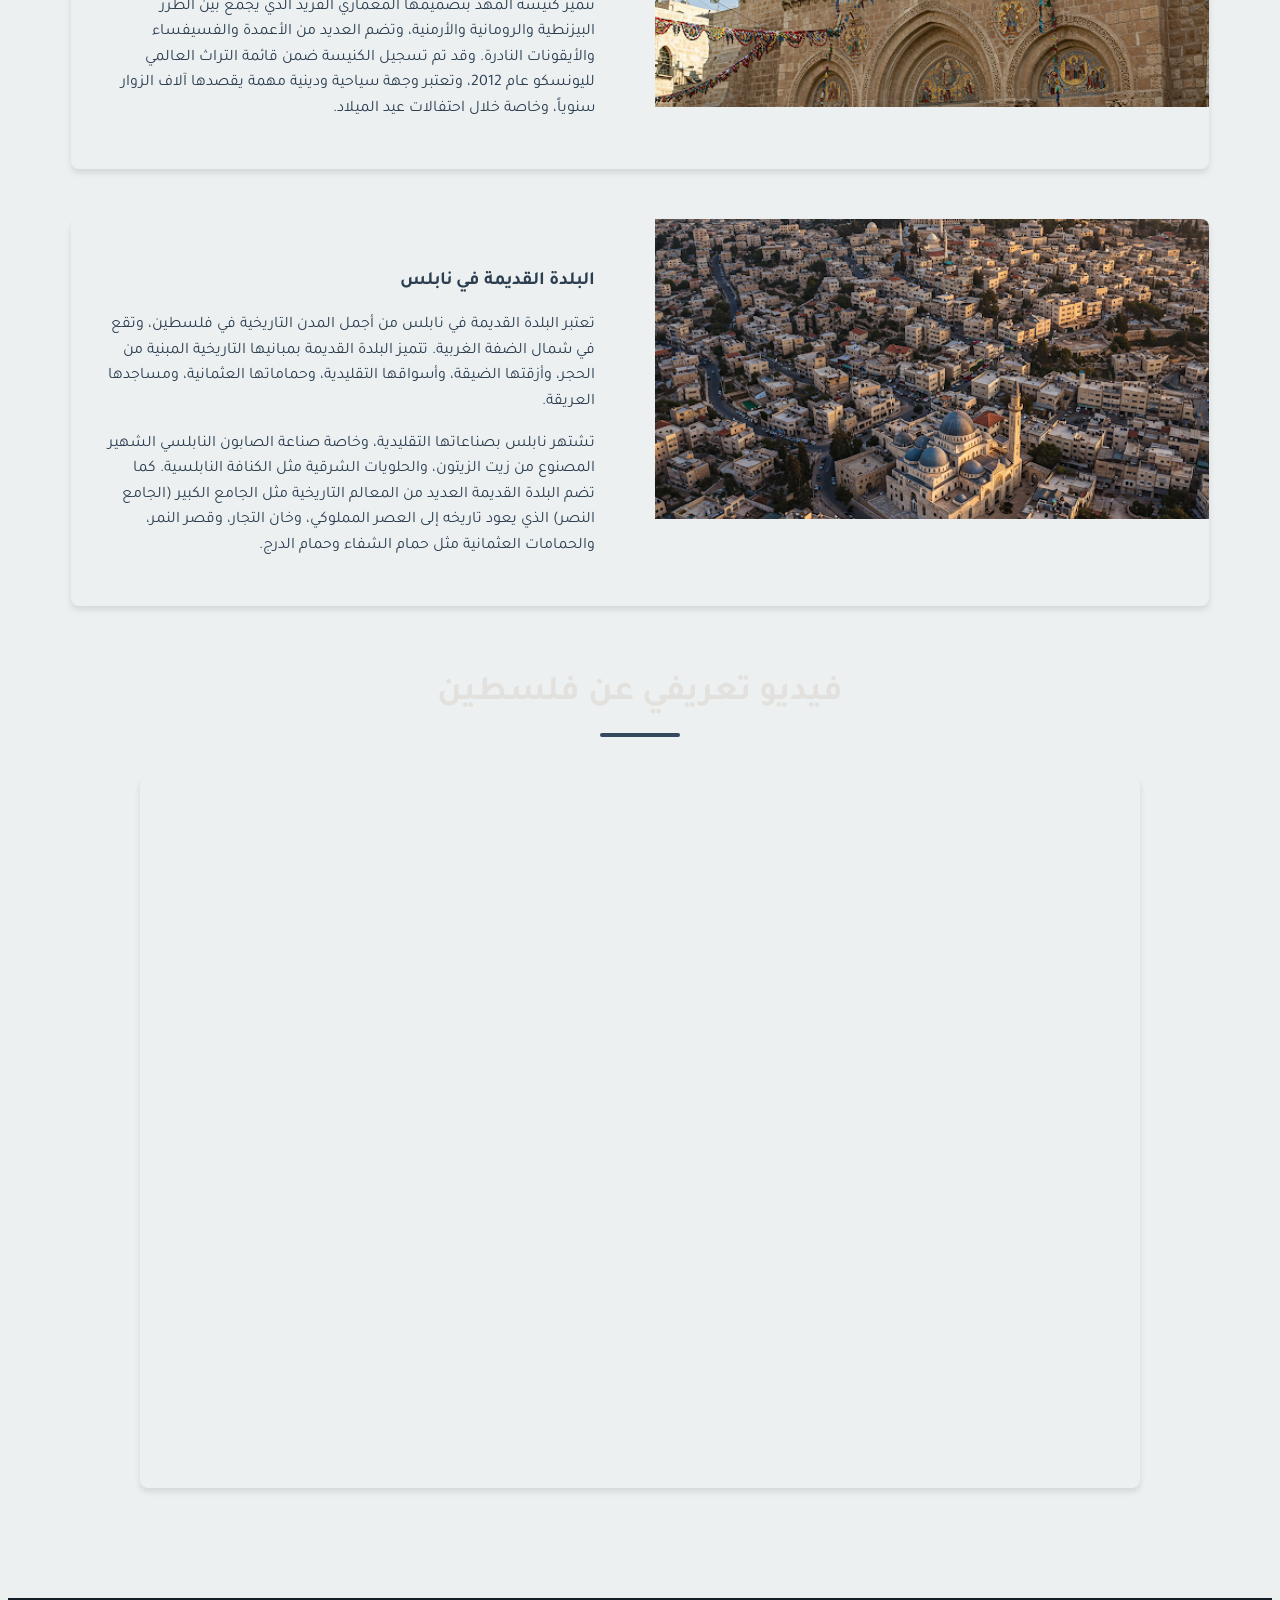
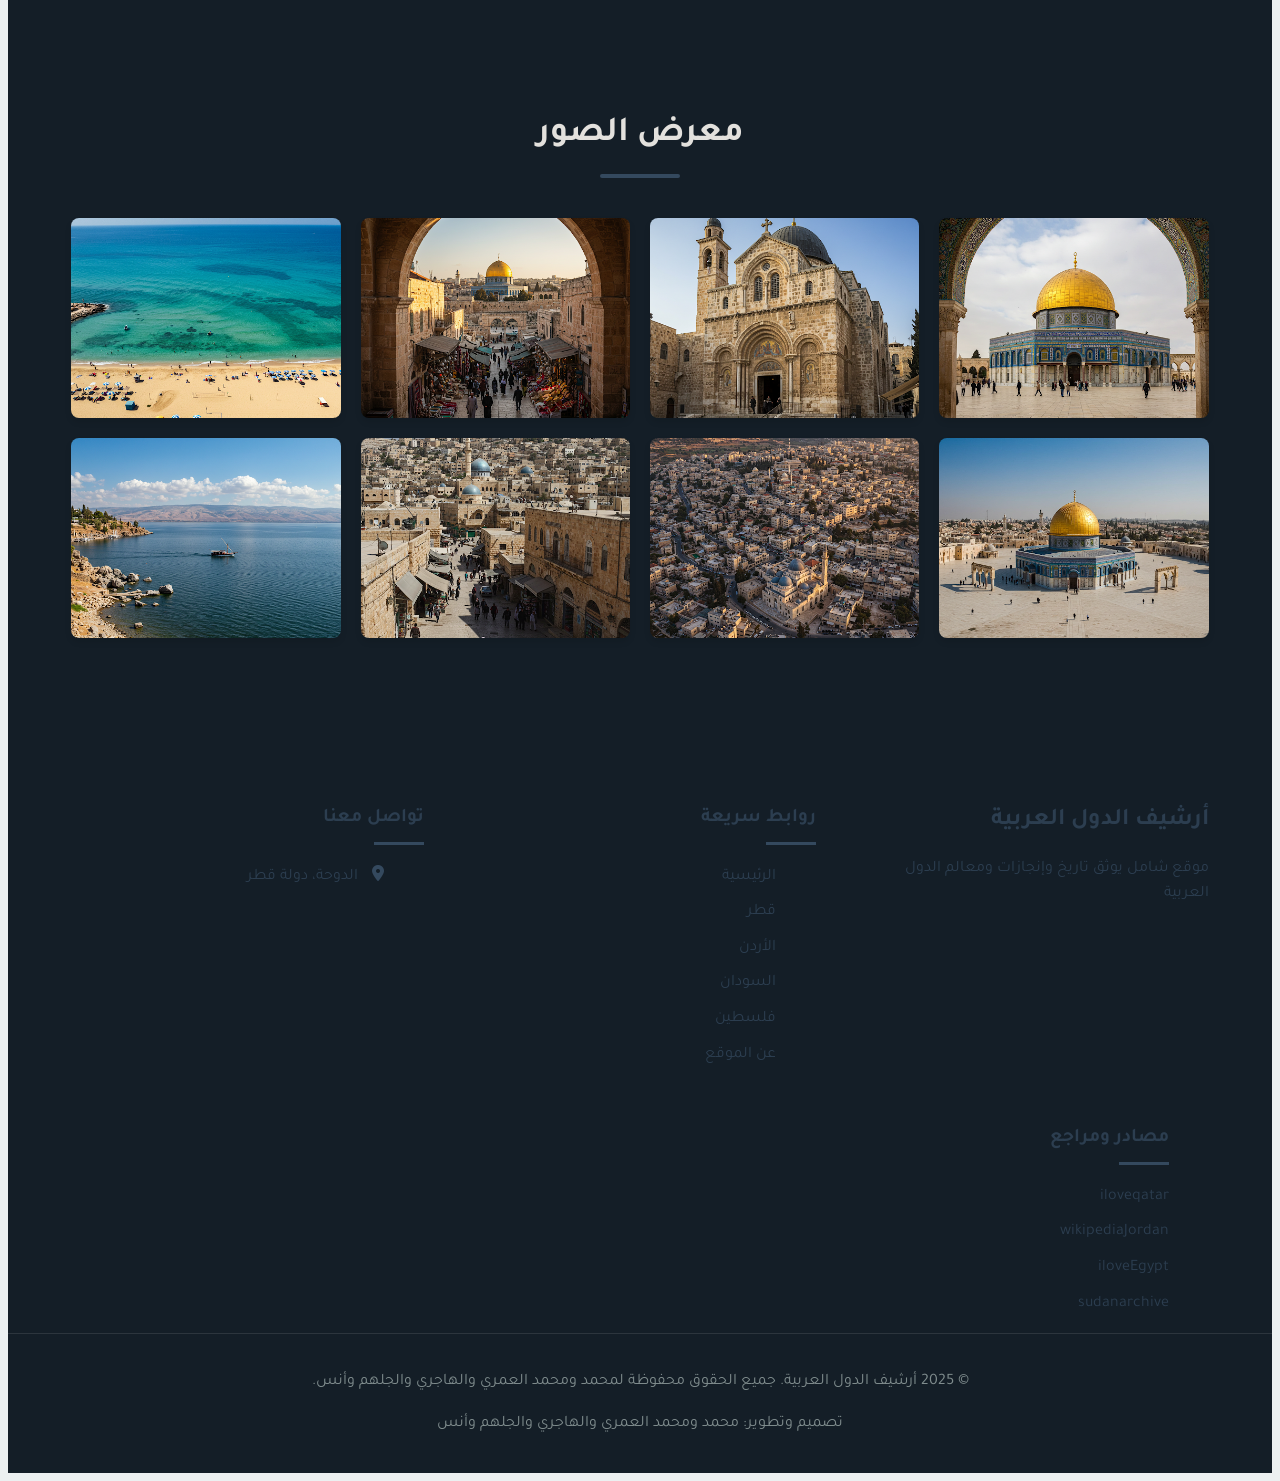
<file: palestine.html>
<!DOCTYPE html>
<html lang="ar" dir="rtl">
<head>
    <meta charset="UTF-8">
    <meta name="viewport" content="width=device-width, initial-scale=1.0">
    <title>فلسطين - أرشيف الدول العربية</title>
    <link rel="stylesheet" href="css/style.css">
    <link rel="stylesheet" href="https://cdnjs.cloudflare.com/ajax/libs/font-awesome/6.0.0/css/all.min.css">
    <link rel="preconnect" href="https://fonts.googleapis.com">
    <link rel="preconnect" href="https://fonts.gstatic.com" crossorigin>
    <link href="https://fonts.googleapis.com/css2?family=Tajawal:wght@400;500;700&display=swap" rel="stylesheet">
</head>
<body>
    <header>
        <div class="container">
            <div class="logo">
                <a href="index.html"><h1>أرشيف الدول العربية</h1></a>
            </div>
            <nav>
                <ul>
                    <li><a href="index.html">الرئيسية</a></li>
                    <li><a href="qatar.html">قطر</a></li>
                    <li><a href="jordan.html">الأردن</a></li>
                    <li><a href="sudan.html">السودان</a></li>
                    <li><a href="palestine.html" class="active">فلسطين</a></li>
                    <li><a href="about.html">عن الموقع</a></li>
                    <li><a href="signin.html" id="authLink">تسجيل الدخول</a></li>
                    <li><a href="signup.html" id="signupLink">إنشاء حساب</a></li>
                    <li><a href="profile.html" id="profileLink" style="display: none;">الملف الشخصي</a></li>
                    <li><a href="#" id="logoutLink" style="display: none;" class="logout-btn">تسجيل الخروج</a></li>
                </ul>
            </nav>
        </div>
    </header>

    <section class="country-header" style="background-image: url('images/palestine-header.jpg');">
        <div class="country-header-content">
            <h1>دولة فلسطين</h1>
            <p>دولة عربية تقع في غرب آسيا على ساحل البحر الأبيض المتوسط</p>
        </div>
    </section>

    <section class="country-info" id="about-palestine">
        <div class="container">
            <div class="country-info-grid">
                <div class="country-description">
                    <h2>نبذة عن فلسطين</h2>
                    <p>فلسطين هي دولة عربية تقع في غرب آسيا على ساحل البحر الأبيض المتوسط. عاصمتها القدس، وتضم مدناً تاريخية مهمة مثل غزة ورام الله وبيت لحم والخليل ونابلس وجنين. تتميز فلسطين بموقعها الاستراتيجي الذي جعلها ملتقى للحضارات والديانات على مر العصور.</p>
                    <p>تعتبر فلسطين مهد الديانات السماوية الثلاث، وتضم العديد من المواقع الدينية والتاريخية ذات الأهمية العالمية، مثل المسجد الأقصى وكنيسة القيامة وكنيسة المهد. كما تتميز بتنوع تضاريسها التي تشمل السهول الساحلية والمرتفعات الجبلية والأغوار والبحر الميت.</p>
                    <p>على الرغم من الظروف السياسية الصعبة التي تمر بها، إلا أن فلسطين استطاعت تحقيق العديد من الإنجازات في مختلف المجالات، وخاصة في مجالات التعليم والثقافة والفنون. كما تتميز بتراثها الثقافي الغني الذي يتجلى في الموسيقى والرقص والأزياء التقليدية والحرف اليدوية والمأكولات الشعبية.</p>
                </div>
                <div class="country-stats">
                    <h3>معلومات أساسية</h3>
                    <div class="stat-item">
                        <i class="fas fa-map-marker-alt"></i>
                        <div>
                            <strong>العاصمة:</strong> القدس
                        </div>
                    </div>
                    <div class="stat-item">
                        <i class="fas fa-users"></i>
                        <div>
                            <strong>عدد السكان:</strong> حوالي 5.3 مليون نسمة (2023)
                        </div>
                    </div>
                    <div class="stat-item">
                        <i class="fas fa-globe"></i>
                        <div>
                            <strong>المساحة:</strong> 6,220 كم²
                        </div>
                    </div>
                    <div class="stat-item">
                        <i class="fas fa-language"></i>
                        <div>
                            <strong>اللغة الرسمية:</strong> العربية
                        </div>
                    </div>
                    <div class="stat-item">
                        <i class="fas fa-money-bill-wave"></i>
                        <div>
                            <strong>العملة:</strong> الشيكل , الدينار الأردني
                        </div>
                    </div>
                    <div class="stat-item">
                        <i class="fas fa-calendar-alt"></i>
                        <div>
                            <strong>اليوم الوطني:</strong> 15 نوفمبر (إعلان الاستقلال)
                        </div>
                    </div>
                </div>
            </div>
        </div>
    </section>

    <section class="achievements" id="achievements-palestine">
        <div class="container">
            <h2 class="section-title">أبرز إنجازات فلسطين</h2>
            
            <div class="achievement-card">
                <div class="achievement-content">
                    <h3>التقدم في مجال التعليم</h3>
                    <p>حققت فلسطين إنجازات كبيرة في مجال التعليم، حيث تعتبر من الدول العربية ذات أعلى معدلات التعليم والقراءة والكتابة. وقد تم إنشاء العديد من الجامعات الفلسطينية المرموقة مثل جامعة بيرزيت وجامعة النجاح الوطنية وجامعة القدس. كما تميز الفلسطينيون في المجالات العلمية والأكاديمية المختلفة، وحصل العديد منهم على جوائز وشهادات دولية مرموقة.</p>
                </div>
            </div>
            
            <div class="achievement-card">
                <div class="achievement-content">
                    <h3>الحفاظ على التراث الثقافي</h3>
                    <p>نجحت فلسطين في الحفاظ على تراثها الثقافي الغني رغم كل التحديات، من خلال إنشاء المتاحف والمراكز الثقافية وتنظيم المهرجانات والفعاليات التي تحتفي بالتراث الفلسطيني. كما تم توثيق وإحياء الفنون الشعبية الفلسطينية مثل الدبكة والتطريز والخزف والزجاج المنفوخ. وقد تم تسجيل العديد من عناصر التراث الفلسطيني ضمن قائمة التراث العالمي لليونسكو، مثل كنيسة المهد في بيت لحم والبلدة القديمة في الخليل.</p>
                </div>
            </div>
            
            <div class="achievement-card">
                <div class="achievement-content">
                    <h3>التطور في المجال الرياضي</h3>
                    <p>حققت فلسطين تقدماً ملحوظاً في المجال الرياضي، حيث تم الاعتراف باللجنة الأولمبية الفلسطينية والاتحاد الفلسطيني لكرة القدم من قبل الهيئات الدولية. وقد شاركت فلسطين في العديد من البطولات الدولية والإقليمية، وحققت نتائج مشرفة رغم الظروف الصعبة. كما برز العديد من الرياضيين الفلسطينيين في مختلف الألعاب الرياضية على المستوى العالمي.</p>
                </div>
            </div>
            
            <div class="achievement-card">
                <div class="achievement-content">
                    <h3>الإبداع في مجال الفنون والأدب</h3>
                    <p>تميزت فلسطين بإنتاجها الفني والأدبي الغزير والمتميز، حيث برز العديد من الشعراء والكتاب والفنانين الفلسطينيين على المستوى العربي والعالمي، مثل محمود درويش وغسان كنفاني وإدوارد سعيد وإميل حبيبي. كما تطورت السينما الفلسطينية وحققت حضوراً مميزاً في المهرجانات السينمائية العالمية، وبرزت الفنون التشكيلية الفلسطينية التي تعبر عن هوية وقضايا الشعب الفلسطيني.</p>
                </div>
            </div>
        </div>
    </section>

    <section class="places" id="places-palestine">
        <div class="container">
            <h2 class="section-title">أشهر المعالم في فلسطين</h2>
            
            <div class="place-card">
                <div class="place-image" style="background-image: url('images/palestine-aqsa.jpg');"></div>
                <div class="place-content">
                    <h3>المسجد الأقصى والقدس القديمة</h3>
                    <p>يعتبر المسجد الأقصى وقبة الصخرة من أهم المعالم الدينية والتاريخية في فلسطين والعالم الإسلامي. يقع المسجد الأقصى في البلدة القديمة بالقدس، ويضم ساحة واسعة تحتوي على العديد من المباني والمصليات، أبرزها قبة الصخرة ذات القبة الذهبية المميزة.</p>
                    <p>تعتبر البلدة القديمة في القدس من أهم المواقع التاريخية في العالم، وقد تم تسجيلها ضمن قائمة التراث العالمي لليونسكو. تضم البلدة القديمة العديد من المعالم الدينية والتاريخية المهمة للديانات السماوية الثلاث، مثل كنيسة القيامة وحائط البراق والمسجد الأقصى، بالإضافة إلى الأسواق التقليدية والأزقة التاريخية.</p>
                </div>
            </div>
            
            <div class="place-card">
                <div class="place-image" style="background-image: url('images/palestine-bethlehem.jpg');"></div>
                <div class="place-content">
                    <h3>كنيسة المهد في بيت لحم</h3>
                    <p>تعد كنيسة المهد من أقدم الكنائس في العالم، وتقع في مدينة بيت لحم جنوب القدس. بنيت الكنيسة فوق المغارة التي يعتقد أنها مكان ولادة السيد المسيح عليه السلام، وتعتبر من أهم المواقع المسيحية المقدسة في العالم.</p>
                    <p>تتميز كنيسة المهد بتصميمها المعماري الفريد الذي يجمع بين الطرز البيزنطية والرومانية والأرمنية، وتضم العديد من الأعمدة والفسيفساء والأيقونات النادرة. وقد تم تسجيل الكنيسة ضمن قائمة التراث العالمي لليونسكو عام 2012، وتعتبر وجهة سياحية ودينية مهمة يقصدها آلاف الزوار سنوياً، وخاصة خلال احتفالات عيد الميلاد.</p>
                </div>
            </div>
            
            <div class="place-card">
                <div class="place-image" style="background-image: url('images/palestine-nablus.jpg');"></div>
                <div class="place-content">
                    <h3>البلدة القديمة في نابلس</h3>
                    <p>تعتبر البلدة القديمة في نابلس من أجمل المدن التاريخية في فلسطين، وتقع في شمال الضفة الغربية. تتميز البلدة القديمة بمبانيها التاريخية المبنية من الحجر، وأزقتها الضيقة، وأسواقها التقليدية، وحماماتها العثمانية، ومساجدها العريقة.</p>
                    <p>تشتهر نابلس بصناعاتها التقليدية، وخاصة صناعة الصابون النابلسي الشهير المصنوع من زيت الزيتون، والحلويات الشرقية مثل الكنافة النابلسية. كما تضم البلدة القديمة العديد من المعالم التاريخية مثل الجامع الكبير (الجامع النصر) الذي يعود تاريخه إلى العصر المملوكي، وخان التجار، وقصر النمر، والحمامات العثمانية مثل حمام الشفاء وحمام الدرج.</p>
                </div>
            </div>
        </div>
        
        <div class="video-section">
            <h3 class="section-title">فيديو تعريفي عن فلسطين</h3>
            <div class="video-container">
                <iframe width="100%" height="500" src="https://www.youtube.com/embed/icueyozDkdc" frameborder="0" allow="accelerometer; autoplay; clipboard-write; encrypted-media; gyroscope; picture-in-picture" allowfullscreen></iframe>
            </div>
        </div>
    </section>
            </div>
    
        </div>
    
    </body>
    </html>
    
    <section class="photo-gallery" id="gallery-palestine">
        <div class="container">
            <h2 class="section-title">معرض الصور</h2>
            <div class="gallery-grid">
                <div class="gallery-item">
                    <img src="images/palestine-gallery-1.jpg" alt="قبة الصخرة">
                    <div class="gallery-caption">قبة الصخرة في القدس</div>
                </div>
                <div class="gallery-item">
                    <img src="images/palestine-gallery-2.jpg" alt="كنيسة المهد">
                    <div class="gallery-caption">كنيسة المهد في بيت لحم</div>
                </div>
                <div class="gallery-item">
                    <img src="images/palestine-gallery-3.jpg" alt="البلدة القديمة في القدس">
                    <div class="gallery-caption">البلدة القديمة في القدس</div>
                </div>
                <div class="gallery-item">
                    <img src="images/palestine-gallery-4.jpg" alt="شاطئ غزة">
                    <div class="gallery-caption">شاطئ غزة</div>
                </div>
                <div class="gallery-item">
                    <img src="images/palestine-gallery-5.jpg" alt="المسجد الأقصى">
                    <div class="gallery-caption">المسجد الأقصى</div>
                </div>
                <div class="gallery-item">
                    <img src="images/palestine-gallery-6.jpg" alt="مدينة نابلس">
                    <div class="gallery-caption">مدينة نابلس</div>
                </div>
                <div class="gallery-item">
                    <img src="images/palestine-gallery-7.jpg" alt="مدينة الخليل">
                    <div class="gallery-caption">مدينة الخليل</div>
                </div>
                <div class="gallery-item">
                    <img src="images/palestine-gallery-8.jpg" alt="بحيرة طبريا">
                    <div class="gallery-caption">بحيرة طبريا</div>
                </div>
            </div>
        </div>
    </section>

    <footer>
        <div class="container">
            <div class="footer-content">
                <div class="footer-logo">
                    <h3>أرشيف الدول العربية</h3>
                    <p>موقع شامل يوثق تاريخ وإنجازات ومعالم الدول العربية</p>
                </div>
                <div class="footer-links">
                    <h4>روابط سريعة</h4>
                    <ul>
                        <li><a href="index.html">الرئيسية</a></li>
                        <li><a href="qatar.html">قطر</a></li>
                        <li><a href="jordan.html">الأردن</a></li>
                        <li><a href="sudan.html">السودان</a></li>
                        <li><a href="palestine.html">فلسطين</a></li>
                        <li><a href="about.html">عن الموقع</a></li>
                    </ul>
                </div>
                <div class="footer-contact">
                    <h4>تواصل معنا</h4>
                    <ul>
                        <li><i class="fas fa-map-marker-alt"></i> الدوحة، دولة قطر</li>
                    </ul>
                </div>
            </div>
            <div class="footer-links">
                <ul>
                    <h4>مصادر ومراجع</h4>

                    <li><a href="https://www.iloveqatar.net/">iloveqatar</a></li>
                    <li><a href="https://en.wikipedia.org/wiki/Jordan">wikipediaJordan</a></li>
                    <li><a href="https://iloveegypt.com/">iloveEgypt</a></li>
                    <li><a href="https://sudanarchive.net/?a=p&p=home">sudanarchive</a></li>
                </ul>
            </div>
            </div>
            <div class="footer-bottom">
             <p>&copy; 2025 أرشيف الدول العربية. جميع الحقوق محفوظة لمحمد ومحمد العمري والهاجري والجلهم وأنس.</p>
                <p>تصميم وتطوير: محمد ومحمد العمري والهاجري والجلهم وأنس</p>
            </div>
        </div>
    </footer>

    <script src="js/main.js"></script>
    <script src="js/auth.js"></script>
    <script src="js/favorites.js"></script>
</body>
</html>
</file>
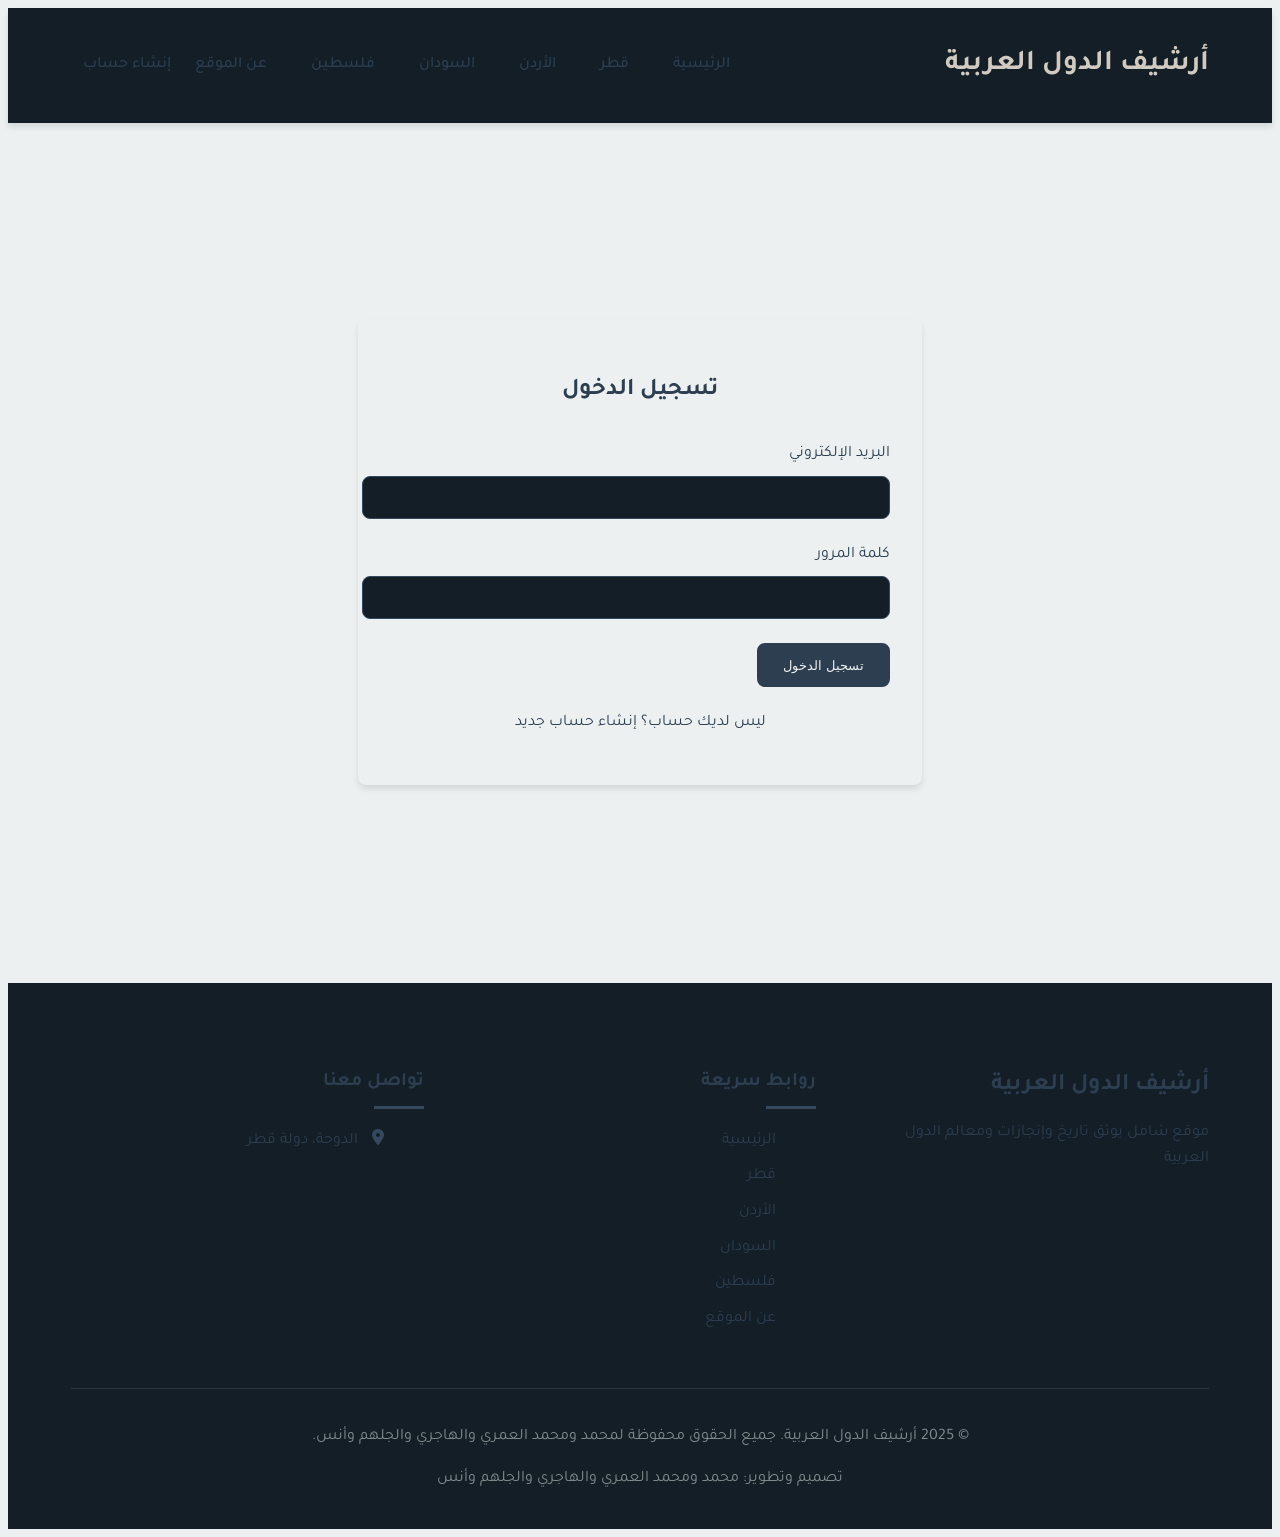
<file: profile.html>
<!DOCTYPE html>
<html lang="ar" dir="rtl">
<head>
    <meta charset="UTF-8">
    <meta name="viewport" content="width=device-width, initial-scale=1.0">
    <title>الملف الشخصي - أرشيف الدول العربية</title>
    <link rel="stylesheet" href="css/style.css">
    <link rel="stylesheet" href="https://cdnjs.cloudflare.com/ajax/libs/font-awesome/6.0.0/css/all.min.css">
    <link rel="preconnect" href="https://fonts.googleapis.com">
    <link rel="preconnect" href="https://fonts.gstatic.com" crossorigin>
    <link href="https://fonts.googleapis.com/css2?family=Tajawal:wght@400;500;700&display=swap" rel="stylesheet">
</head>
<body>
    <header>
        <div class="container">
            <div class="logo">
                <a href="index.html"><h1>أرشيف الدول العربية</h1></a>
            </div>
            <nav>
                <ul>
                    <li><a href="index.html">الرئيسية</a></li>
                    <li><a href="qatar.html">قطر</a></li>
                    <li><a href="jordan.html">الأردن</a></li>
                    <li><a href="sudan.html">السودان</a></li>
                    <li><a href="palestine.html">فلسطين</a></li>
                    <li><a href="about.html">عن الموقع</a></li>
                    <li><a href="#" id="logoutBtn" class="logout-btn">تسجيل الخروج</a></li>
                </ul>
            </nav>
        </div>
    </header>

    <section class="profile-section">
        <div class="container">
            <div class="profile-header">
                <div class="profile-avatar">
                    <i class="fas fa-user-circle"></i>
                </div>
                <h2 id="profileUsername">اسم المستخدم</h2>
                <p id="profileEmail">البريد الإلكتروني</p>
            </div>

            <div class="profile-content">
                <div class="profile-section">
                    <h3>معلومات الحساب</h3>
                    <form id="profileForm">
                        <div class="form-group">
                            <label for="displayName">الاسم المعروض</label>
                            <input type="text" id="displayName" name="displayName">
                        </div>
                        <div class="form-group">
                            <label for="bio">نبذة عني</label>
                            <textarea id="bio" name="bio" rows="4"></textarea>
                        </div>
                        <div class="form-group">
                            <label for="country">الدولة</label>
                            <select id="country" name="country">
                                <option value="">اختر الدولة</option>
                                <option value="qatar">قطر</option>
                                <option value="jordan">الأردن</option>
                                <option value="sudan">السودان</option>
                                <option value="palestine">فلسطين</option>
                            </select>
                        </div>
                        <button type="submit" class="btn primary-btn">حفظ التغييرات</button>
                    </form>
                </div>

                <div class="profile-section">
                    <h3>تغيير كلمة المرور</h3>
                    <form id="passwordForm">
                        <div class="form-group">
                            <label for="currentPassword">كلمة المرور الحالية</label>
                            <input type="password" id="currentPassword" name="currentPassword">
                        </div>
                        <div class="form-group">
                            <label for="newPassword">كلمة المرور الجديدة</label>
                            <input type="password" id="newPassword" name="newPassword">
                        </div>
                        <div class="form-group">
                            <label for="confirmNewPassword">تأكيد كلمة المرور الجديدة</label>
                            <input type="password" id="confirmNewPassword" name="confirmNewPassword">
                        </div>
                        <button type="submit" class="btn primary-btn">تغيير كلمة المرور</button>
                    </form>
                </div>
            </div>
        </div>
    </section>

    <footer>
        <div class="container">
            <div class="footer-content">
                <div class="footer-logo">
                    <h3>أرشيف الدول العربية</h3>
                    <p>موقع شامل يوثق تاريخ وإنجازات ومعالم الدول العربية</p>
                </div>
                <div class="footer-links">
                    <h4>روابط سريعة</h4>
                    <ul>
                        <li><a href="index.html">الرئيسية</a></li>
                        <li><a href="qatar.html">قطر</a></li>
                        <li><a href="jordan.html">الأردن</a></li>
                        <li><a href="sudan.html">السودان</a></li>
                        <li><a href="palestine.html">فلسطين</a></li>
                        <li><a href="about.html">عن الموقع</a></li>
                    </ul>
                </div>
                <div class="footer-contact">
                    <h4>تواصل معنا</h4>
                    <ul>
                        <li><i class="fas fa-map-marker-alt"></i> الدوحة، دولة قطر</li>
                    </ul>
                </div>
            </div>
            <div class="footer-bottom">
           <p>&copy; 2025 أرشيف الدول العربية. جميع الحقوق محفوظة لمحمد ومحمد العمري والهاجري والجلهم وأنس.</p>
                <p>تصميم وتطوير: محمد ومحمد العمري والهاجري والجلهم وأنس</p>
            </div>
        </div>
    </footer>

    <script src="js/auth.js"></script>
</body>
</html>
</file>
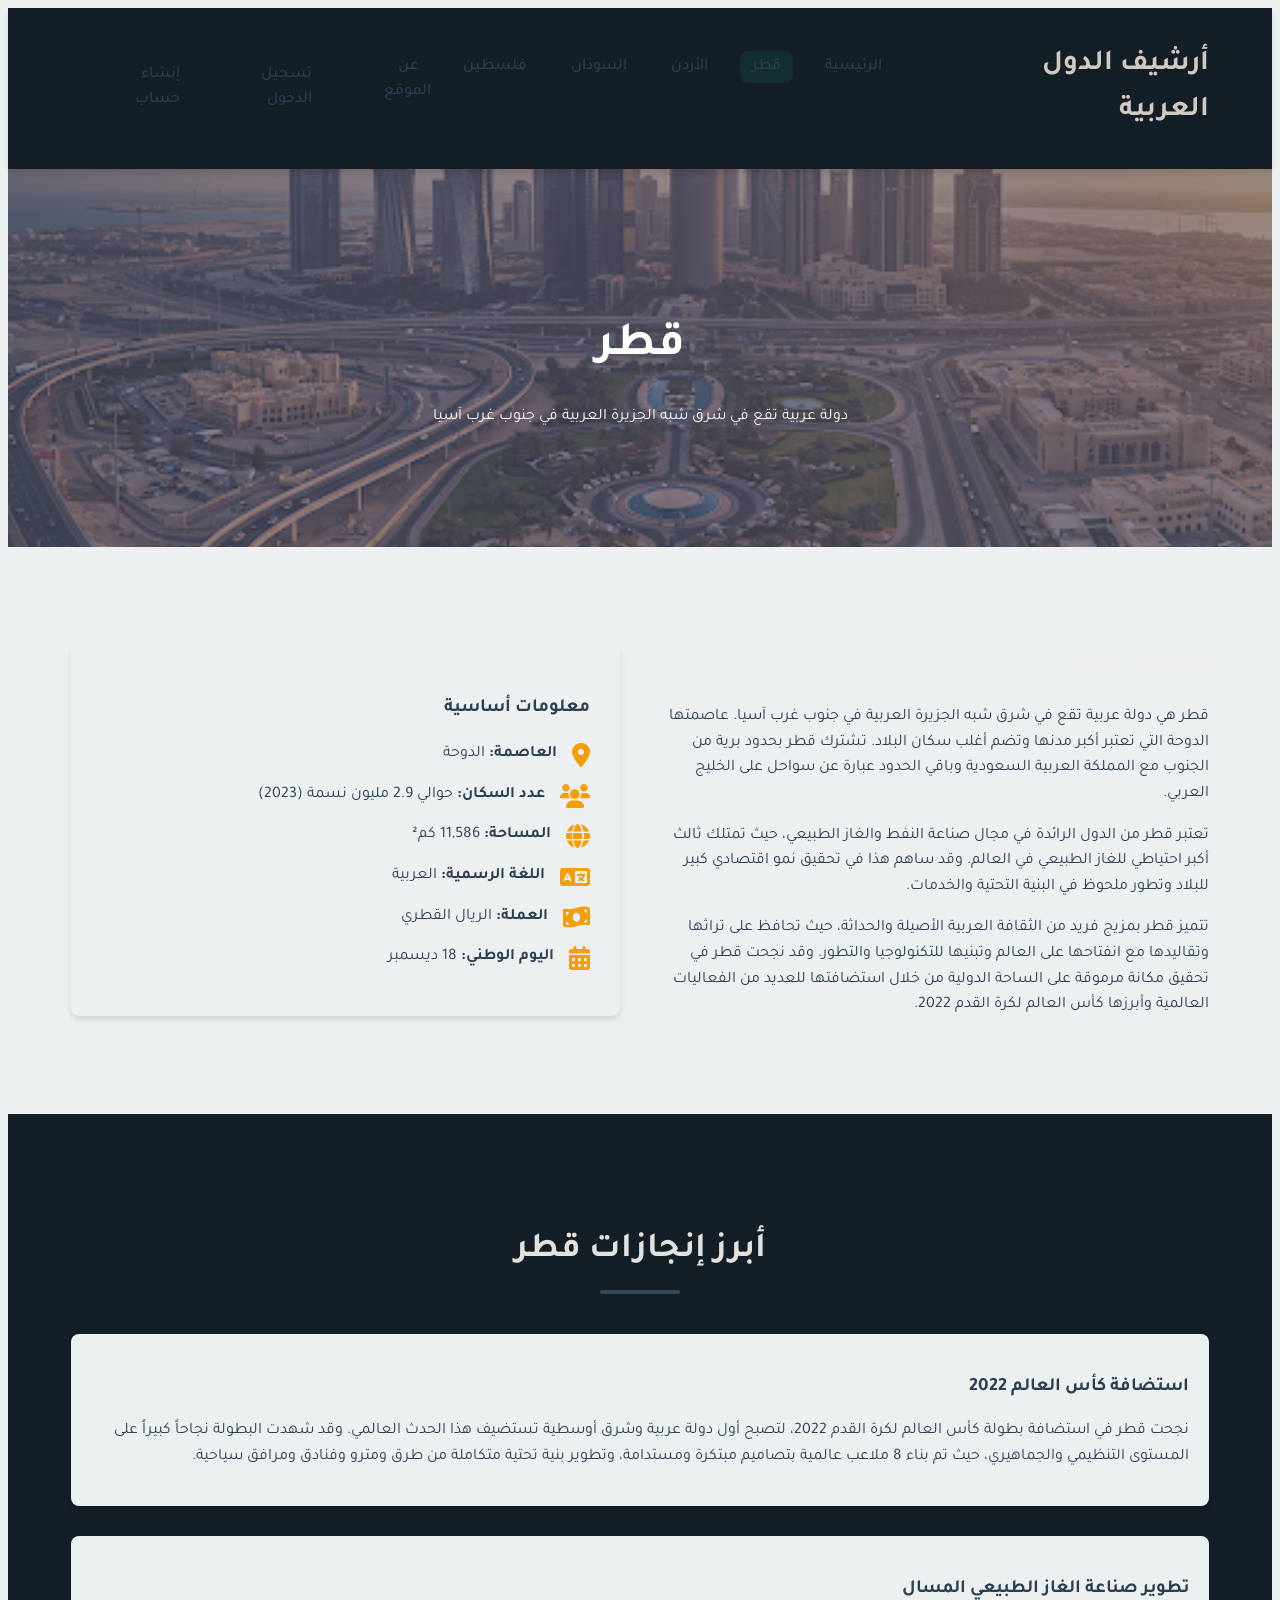
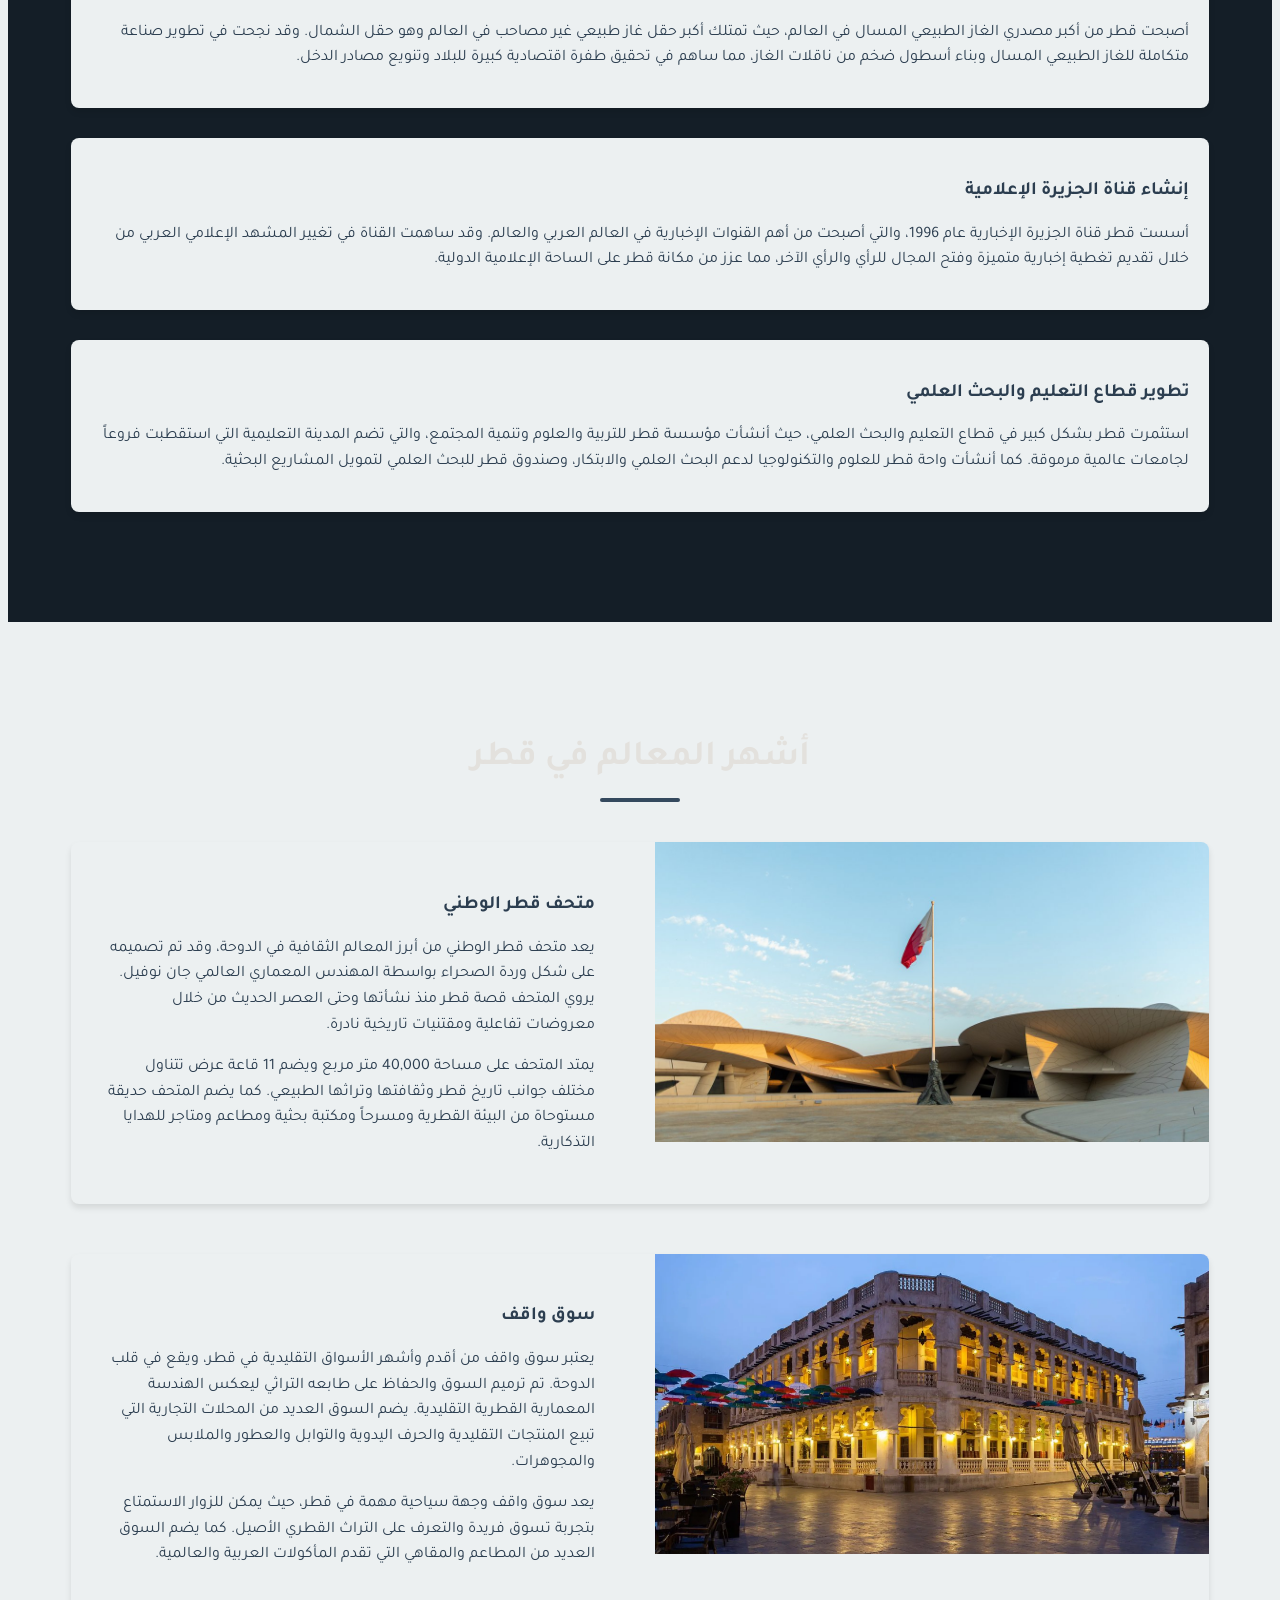
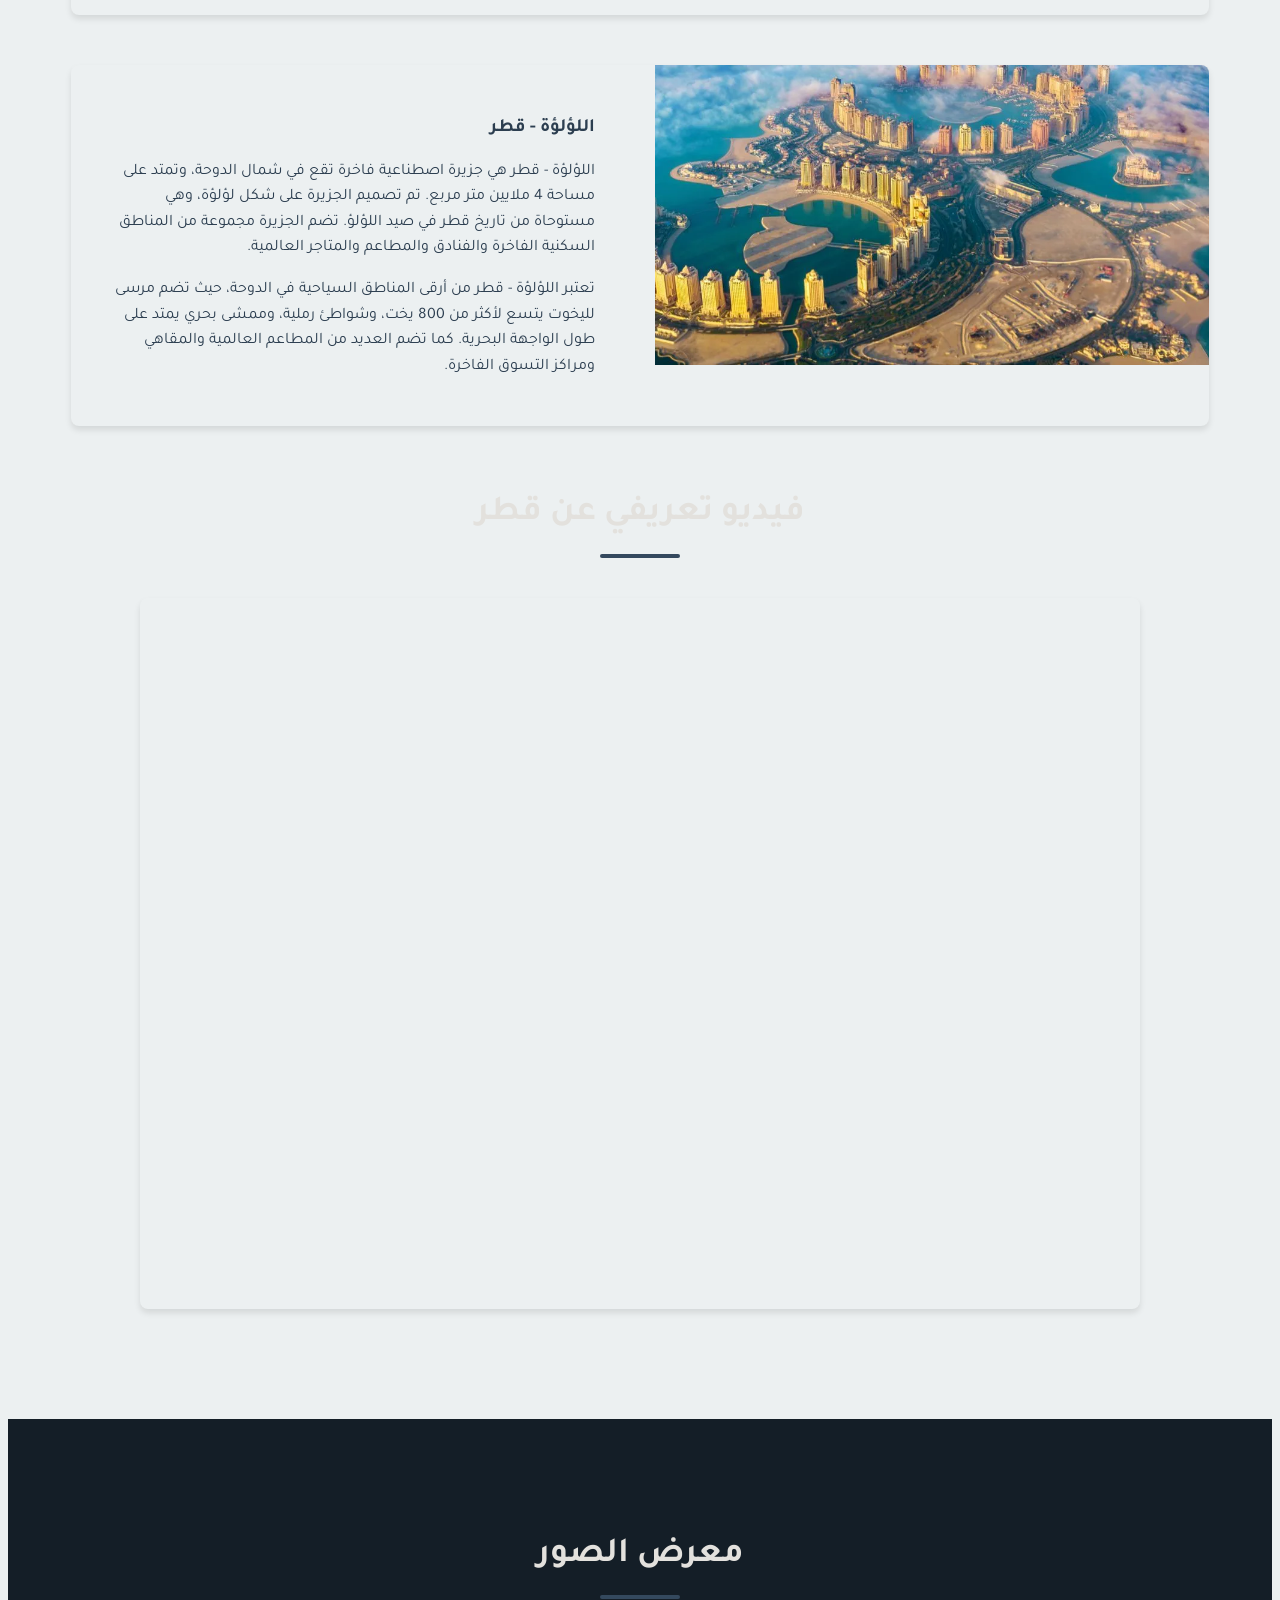
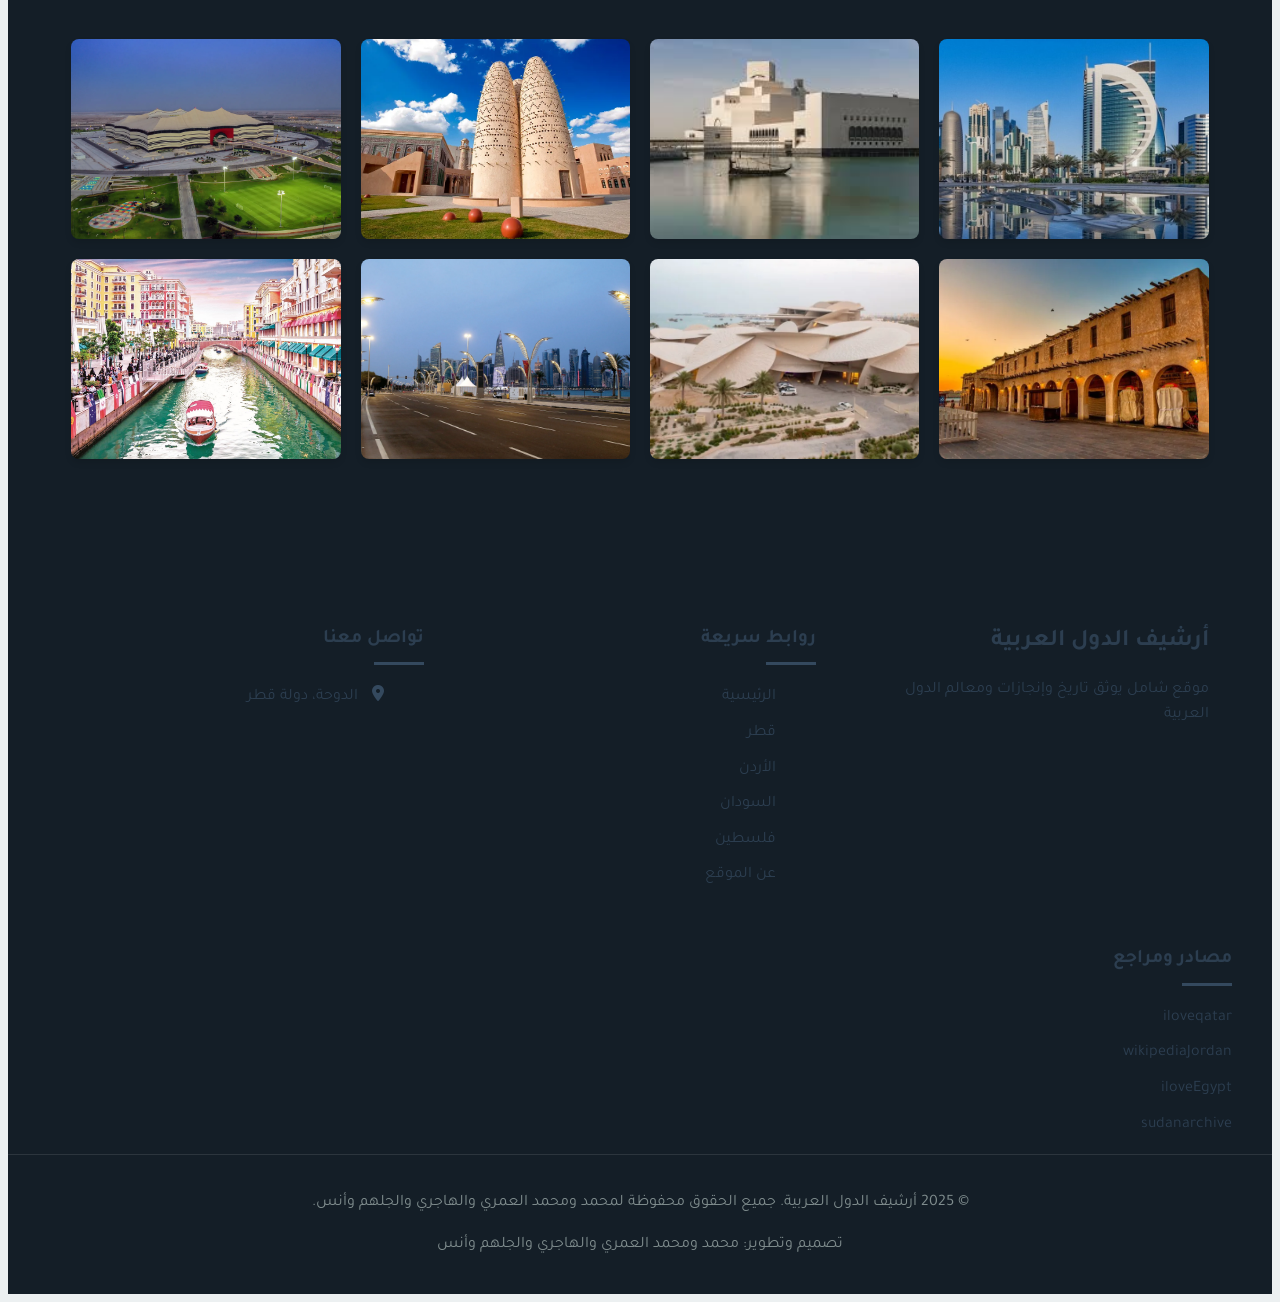
<file: qatar.html>
<!DOCTYPE html>
<html lang="ar" dir="rtl">
<head>
    <meta charset="UTF-8">
    <meta name="viewport" content="width=device-width, initial-scale=1.0">
    <title>قطر - أرشيف الدول العربية</title>
    <link rel="stylesheet" href="css/style.css">
    <link rel="stylesheet" href="https://cdnjs.cloudflare.com/ajax/libs/font-awesome/6.0.0/css/all.min.css">
    <link rel="preconnect" href="https://fonts.googleapis.com">
    <link rel="preconnect" href="https://fonts.gstatic.com" crossorigin>
    <link href="https://fonts.googleapis.com/css2?family=Tajawal:wght@400;500;700&display=swap" rel="stylesheet">
</head>
<body>
    <header>
        <div class="container">
            <div class="logo">
                <a href="index.html"><h1>أرشيف الدول العربية</h1></a>
            </div>
            <nav>
                <ul>
                    <li><a href="index.html">الرئيسية</a></li>
                    <li><a href="qatar.html" class="active">قطر</a></li>
                    <li><a href="jordan.html">الأردن</a></li>
                    <li><a href="sudan.html">السودان</a></li>
                    <li><a href="palestine.html">فلسطين</a></li>
                    <li><a href="about.html">عن الموقع</a></li>
                    <li><a href="signin.html" id="authLink">تسجيل الدخول</a></li>
                    <li><a href="signup.html" id="signupLink">إنشاء حساب</a></li>
                    <li><a href="profile.html" id="profileLink" style="display: none;">الملف الشخصي</a></li>
                    <li><a href="#" id="logoutLink" style="display: none;" class="logout-btn">تسجيل الخروج</a></li>
                </ul>
            </nav>
        </div>
    </header>

    <section class="country-header" style="background-image: url('images/qatar-header.jpg');">
        <div class="country-header-content">
            <h1>قطر</h1>
            <p>دولة عربية تقع في شرق شبه الجزيرة العربية في جنوب غرب آسيا</p>
        </div>
    </section>

    <section class="country-info" id="about-qatar">
        <div class="container">
            <div class="country-info-grid">
                <div class="country-description">
                    <h2>نبذة عن قطر</h2>
                    <p>قطر هي دولة عربية تقع في شرق شبه الجزيرة العربية في جنوب غرب آسيا. عاصمتها الدوحة التي تعتبر أكبر مدنها وتضم أغلب سكان البلاد. تشترك قطر بحدود برية من الجنوب مع المملكة العربية السعودية وباقي الحدود عبارة عن سواحل على الخليج العربي.</p>
                    <p>تعتبر قطر من الدول الرائدة في مجال صناعة النفط والغاز الطبيعي، حيث تمتلك ثالث أكبر احتياطي للغاز الطبيعي في العالم. وقد ساهم هذا في تحقيق نمو اقتصادي كبير للبلاد وتطور ملحوظ في البنية التحتية والخدمات.</p>
                    <p>تتميز قطر بمزيج فريد من الثقافة العربية الأصيلة والحداثة، حيث تحافظ على تراثها وتقاليدها مع انفتاحها على العالم وتبنيها للتكنولوجيا والتطور. وقد نجحت قطر في تحقيق مكانة مرموقة على الساحة الدولية من خلال استضافتها للعديد من الفعاليات العالمية وأبرزها كأس العالم لكرة القدم 2022.</p>
                </div>
                <div class="country-stats">
                    <h3>معلومات أساسية</h3>
                    <div class="stat-item">
                        <i class="fas fa-map-marker-alt"></i>
                        <div>
                            <strong>العاصمة:</strong> الدوحة
                        </div>
                    </div>
                    <div class="stat-item">
                        <i class="fas fa-users"></i>
                        <div>
                            <strong>عدد السكان:</strong> حوالي 2.9 مليون نسمة (2023)
                        </div>
                    </div>
                    <div class="stat-item">
                        <i class="fas fa-globe"></i>
                        <div>
                            <strong>المساحة:</strong> 11,586 كم²
                        </div>
                    </div>
                    <div class="stat-item">
                        <i class="fas fa-language"></i>
                        <div>
                            <strong>اللغة الرسمية:</strong> العربية
                        </div>
                    </div>
                    <div class="stat-item">
                        <i class="fas fa-money-bill-wave"></i>
                        <div>
                            <strong>العملة:</strong> الريال القطري
                        </div>
                    </div>
                    <div class="stat-item">
                        <i class="fas fa-calendar-alt"></i>
                        <div>
                            <strong>اليوم الوطني:</strong> 18 ديسمبر
                        </div>
                    </div>
                </div>
            </div>
        </div>
    </section>

    <section class="achievements" id="achievements-qatar">
        <div class="container">
            <h2 class="section-title">أبرز إنجازات قطر</h2>
            
            <div class="achievement-card">
                <div class="achievement-content">
                    <h3>استضافة كأس العالم 2022</h3>
                    <p>نجحت قطر في استضافة بطولة كأس العالم لكرة القدم 2022، لتصبح أول دولة عربية وشرق أوسطية تستضيف هذا الحدث العالمي. وقد شهدت البطولة نجاحاً كبيراً على المستوى التنظيمي والجماهيري، حيث تم بناء 8 ملاعب عالمية بتصاميم مبتكرة ومستدامة، وتطوير بنية تحتية متكاملة من طرق ومترو وفنادق ومرافق سياحية.</p>
                </div>
            </div>
            
            <div class="achievement-card">
                <div class="achievement-content">
                    <h3>تطوير صناعة الغاز الطبيعي المسال</h3>
                    <p>أصبحت قطر من أكبر مصدري الغاز الطبيعي المسال في العالم، حيث تمتلك أكبر حقل غاز طبيعي غير مصاحب في العالم وهو حقل الشمال. وقد نجحت في تطوير صناعة متكاملة للغاز الطبيعي المسال وبناء أسطول ضخم من ناقلات الغاز، مما ساهم في تحقيق طفرة اقتصادية كبيرة للبلاد وتنويع مصادر الدخل.</p>
                </div>
            </div>
            
            <div class="achievement-card">
                <div class="achievement-content">
                    <h3>إنشاء قناة الجزيرة الإعلامية</h3>
                    <p>أسست قطر قناة الجزيرة الإخبارية عام 1996، والتي أصبحت من أهم القنوات الإخبارية في العالم العربي والعالم. وقد ساهمت القناة في تغيير المشهد الإعلامي العربي من خلال تقديم تغطية إخبارية متميزة وفتح المجال للرأي والرأي الآخر، مما عزز من مكانة قطر على الساحة الإعلامية الدولية.</p>
                </div>
            </div>
            
            <div class="achievement-card">
                <div class="achievement-content">
                    <h3>تطوير قطاع التعليم والبحث العلمي</h3>
                    <p>استثمرت قطر بشكل كبير في قطاع التعليم والبحث العلمي، حيث أنشأت مؤسسة قطر للتربية والعلوم وتنمية المجتمع، والتي تضم المدينة التعليمية التي استقطبت فروعاً لجامعات عالمية مرموقة. كما أنشأت واحة قطر للعلوم والتكنولوجيا لدعم البحث العلمي والابتكار، وصندوق قطر للبحث العلمي لتمويل المشاريع البحثية.</p>
                </div>
            </div>
        </div>
    </section>

    <section class="places" id="places-qatar">
        <div class="container">
            <h2 class="section-title">أشهر المعالم في قطر</h2>
            
            <div class="place-card">
                <div class="place-image" style="background-image: url('images/qatar-museum.jpg');"></div>
                <div class="place-content">
                    <h3>متحف قطر الوطني</h3>
                    <p>يعد متحف قطر الوطني من أبرز المعالم الثقافية في الدوحة، وقد تم تصميمه على شكل وردة الصحراء بواسطة المهندس المعماري العالمي جان نوفيل. يروي المتحف قصة قطر منذ نشأتها وحتى العصر الحديث من خلال معروضات تفاعلية ومقتنيات تاريخية نادرة.</p>
                    <p>يمتد المتحف على مساحة 40,000 متر مربع ويضم 11 قاعة عرض تتناول مختلف جوانب تاريخ قطر وثقافتها وتراثها الطبيعي. كما يضم المتحف حديقة مستوحاة من البيئة القطرية ومسرحاً ومكتبة بحثية ومطاعم ومتاجر للهدايا التذكارية.</p>
                </div>
            </div>
            
            <div class="place-card">
                <div class="place-image" style="background-image: url('images/qatar-souq.jpg');"></div>
                <div class="place-content">
                    <h3>سوق واقف</h3>
                    <p>يعتبر سوق واقف من أقدم وأشهر الأسواق التقليدية في قطر، ويقع في قلب الدوحة. تم ترميم السوق والحفاظ على طابعه التراثي ليعكس الهندسة المعمارية القطرية التقليدية. يضم السوق العديد من المحلات التجارية التي تبيع المنتجات التقليدية والحرف اليدوية والتوابل والعطور والملابس والمجوهرات.</p>
                    <p>يعد سوق واقف وجهة سياحية مهمة في قطر، حيث يمكن للزوار الاستمتاع بتجربة تسوق فريدة والتعرف على التراث القطري الأصيل. كما يضم السوق العديد من المطاعم والمقاهي التي تقدم المأكولات العربية والعالمية.</p>
                </div>
            </div>
            
            <div class="place-card">
                <div class="place-image" style="background-image: url('images/qatar-pearl.jpg');"></div>
                <div class="place-content">
                    <h3>اللؤلؤة - قطر</h3>
                    <p>اللؤلؤة - قطر هي جزيرة اصطناعية فاخرة تقع في شمال الدوحة، وتمتد على مساحة 4 ملايين متر مربع. تم تصميم الجزيرة على شكل لؤلؤة، وهي مستوحاة من تاريخ قطر في صيد اللؤلؤ. تضم الجزيرة مجموعة من المناطق السكنية الفاخرة والفنادق والمطاعم والمتاجر العالمية.</p>
                    <p>تعتبر اللؤلؤة - قطر من أرقى المناطق السياحية في الدوحة، حيث تضم مرسى لليخوت يتسع لأكثر من 800 يخت، وشواطئ رملية، وممشى بحري يمتد على طول الواجهة البحرية. كما تضم العديد من المطاعم العالمية والمقاهي ومراكز التسوق الفاخرة.</p>
                </div>
            </div>
        </div>
        
        <div class="video-section">
            <h3 class="section-title">فيديو تعريفي عن قطر</h3>
            <div class="video-container">
                <iframe width="100%" height="500" src="https://www.youtube.com/embed/VA05WqWt3lE" frameborder="0" allow="accelerometer; autoplay; clipboard-write; encrypted-media; gyroscope; picture-in-picture" allowfullscreen></iframe>
            </div>
        </div>
    </section>

    <section class="photo-gallery" id="gallery-qatar">
        <div class="container">
            <h2 class="section-title">معرض الصور</h2>
            <div class="gallery-grid">
                <div class="gallery-item">
                    <img src="images/qatar-gallery-1.jpg" alt="منظر للدوحة">
                    <div class="gallery-caption">أفق مدينة الدوحة الحديث</div>
                </div>
                <div class="gallery-item">
                    <img src="images/qatar-gallery-2.jpg" alt="متحف الفن الإسلامي">
                    <div class="gallery-caption">متحف الفن الإسلامي</div>
                </div>
                <div class="gallery-item">
                    <img src="images/qatar-gallery-3.jpg" alt="كتارا الثقافي">
                    <div class="gallery-caption">الحي الثقافي كتارا</div>
                </div>
                <div class="gallery-item">
                    <img src="images/qatar-gallery-4.jpg" alt="استاد البيت">
                    <div class="gallery-caption">استاد البيت - كأس العالم 2022</div>
                </div>
                <div class="gallery-item">
                    <img src="images/qatar-gallery-5.jpg" alt="سوق واقف">
                    <div class="gallery-caption">سوق واقف التقليدي</div>
                </div>
                <div class="gallery-item">
                    <img src="images/qatar-gallery-6.jpg" alt="متحف قطر الوطني">
                    <div class="gallery-caption">متحف قطر الوطني</div>
                </div>
                <div class="gallery-item">
                    <img src="images/qatar-gallery-7.jpg" alt="الكورنيش">
                    <div class="gallery-caption">كورنيش الدوحة</div>
                </div>
                <div class="gallery-item">
                    <img src="images/qatar-gallery-8.jpg" alt="جزيرة اللؤلؤة">
                    <div class="gallery-caption">جزيرة اللؤلؤة</div>
                </div>
            </div>
        </div>
    </section>

    <footer>
        <div class="container">
            <div class="footer-content">
                <div class="footer-logo">
                    <h3>أرشيف الدول العربية</h3>
                    <p>موقع شامل يوثق تاريخ وإنجازات ومعالم الدول العربية</p>
                </div>
                <div class="footer-links">
                    <h4>روابط سريعة</h4>
                    <ul>
                        <li><a href="index.html">الرئيسية</a></li>
                        <li><a href="qatar.html">قطر</a></li>
                        <li><a href="jordan.html">الأردن</a></li>
                        <li><a href="sudan.html">السودان</a></li>
                        <li><a href="palestine.html">فلسطين</a></li>
                        <li><a href="about.html">عن الموقع</a></li>
                    </ul>
                </div>
                <div class="footer-contact">
                    <h4>تواصل معنا</h4>
                    <ul>
                        <li><i class="fas fa-map-marker-alt"></i> الدوحة، دولة قطر</li>
                    </ul>
                </div>
            </div>
        </div>
        <div class="footer-links">
            <ul>
                <h4>مصادر ومراجع</h4>

                <li><a href="https://www.iloveqatar.net/">iloveqatar</a></li>
                <li><a href="https://en.wikipedia.org/wiki/Jordan">wikipediaJordan</a></li>
                <li><a href="https://iloveegypt.com/">iloveEgypt</a></li>
                <li><a href="https://sudanarchive.net/?a=p&p=home">sudanarchive</a></li>
            </ul>
        </div>
            <div class="footer-bottom"><p>&copy; 2025 أرشيف الدول العربية. جميع الحقوق محفوظة لمحمد ومحمد العمري والهاجري والجلهم وأنس.</p>
                <p>تصميم وتطوير: محمد ومحمد العمري والهاجري والجلهم وأنس</p>
            </div>
        </div>
    </footer>

    <script src="js/main.js"></script>
    <script src="js/auth.js"></script>
    <script src="js/favorites.js"></script>
</body>
</html>
</file>
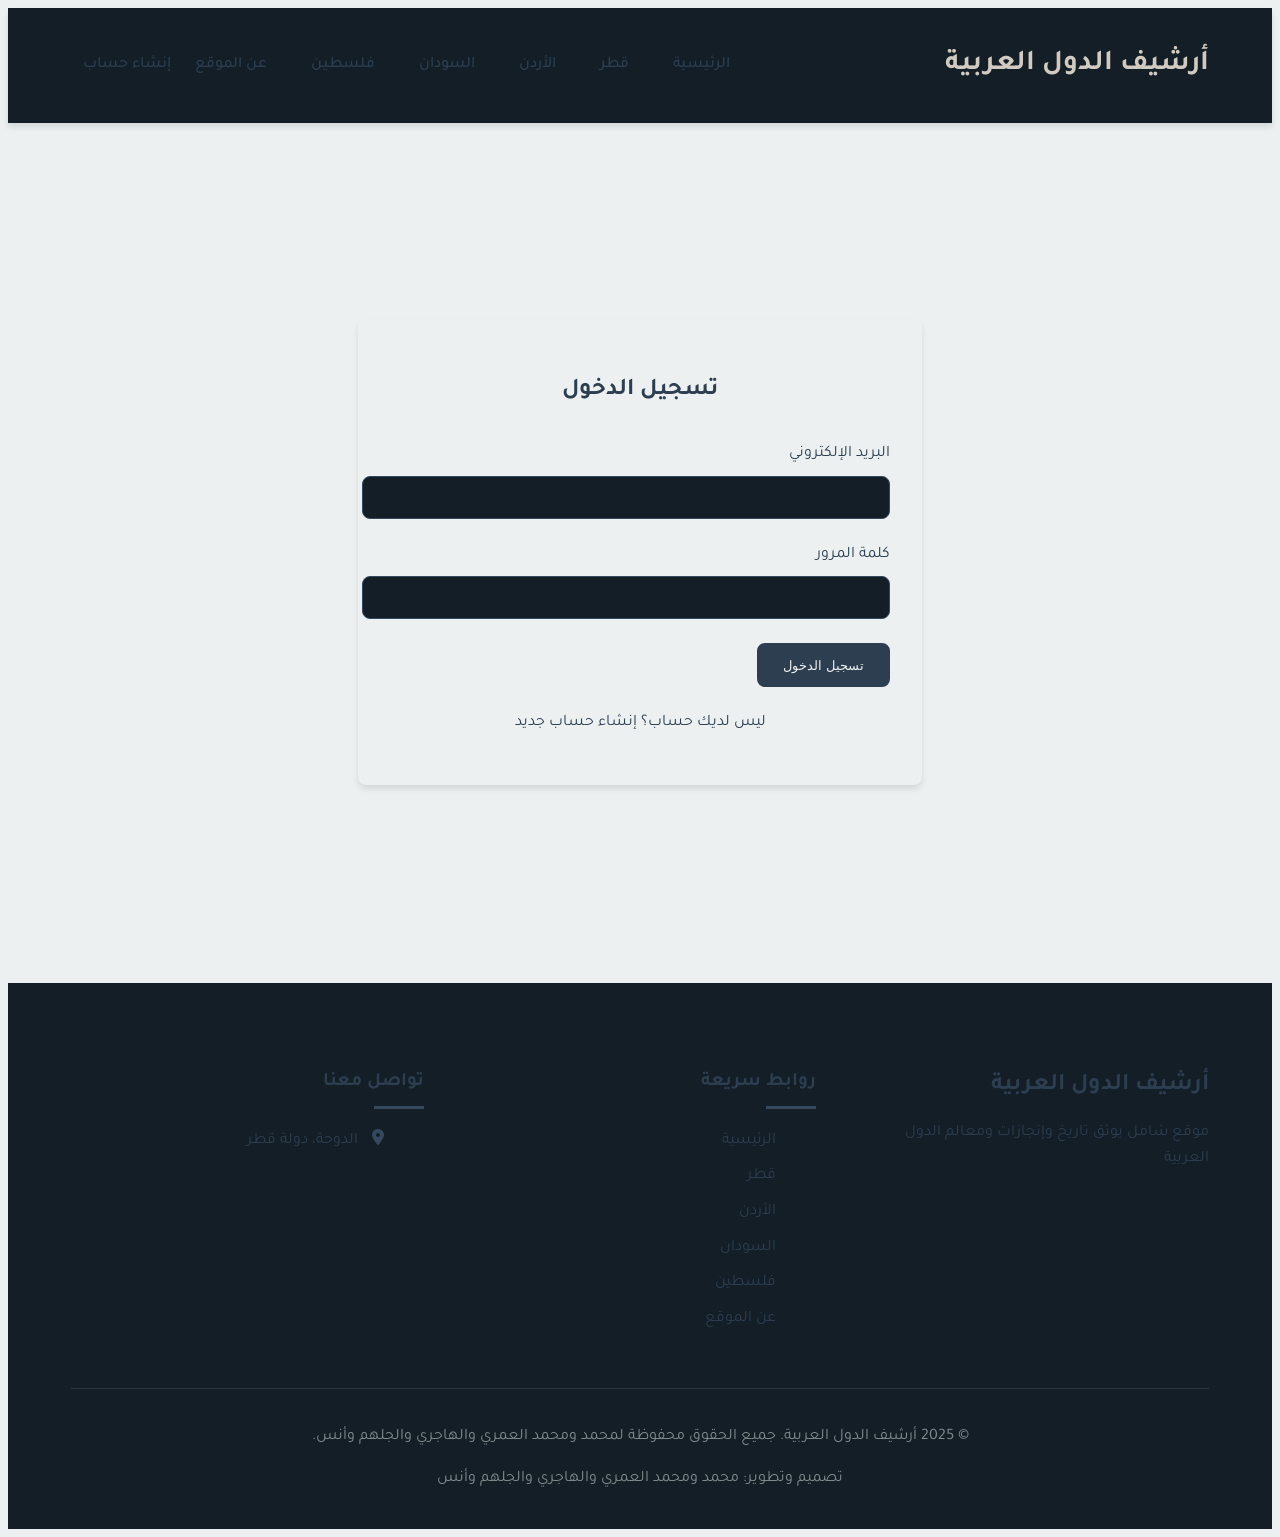
<file: signin.html>
<!DOCTYPE html>
<html lang="ar" dir="rtl">
<head>
    <meta charset="UTF-8">
    <meta name="viewport" content="width=device-width, initial-scale=1.0">
    <title>تسجيل الدخول - أرشيف الدول العربية</title>
    <link rel="stylesheet" href="css/style.css">
    <link rel="stylesheet" href="https://cdnjs.cloudflare.com/ajax/libs/font-awesome/6.0.0/css/all.min.css">
    <link rel="preconnect" href="https://fonts.googleapis.com">
    <link rel="preconnect" href="https://fonts.gstatic.com" crossorigin>
    <link href="https://fonts.googleapis.com/css2?family=Tajawal:wght@400;500;700&display=swap" rel="stylesheet">
</head>
<body>
    <header>
        <div class="container">
            <div class="logo">
                <a href="index.html"><h1>أرشيف الدول العربية</h1></a>
            </div>
            <nav>
                <ul>
                    <li><a href="index.html">الرئيسية</a></li>
                    <li><a href="qatar.html">قطر</a></li>
                    <li><a href="jordan.html">الأردن</a></li>
                    <li><a href="sudan.html">السودان</a></li>
                    <li><a href="palestine.html">فلسطين</a></li>
                    <li><a href="about.html">عن الموقع</a></li>
                    <li><a href="signup.html">إنشاء حساب</a></li>
                </ul>
            </nav>
        </div>
    </header>

    <section class="auth-section">
        <div class="container">
            <div class="auth-form">
                <h2>تسجيل الدخول</h2>
                <form id="signinForm">
                    <div class="form-group">
                        <label for="email">البريد الإلكتروني</label>
                        <input type="email" id="email" name="email" required>
                    </div>
                    <div class="form-group">
                        <label for="password">كلمة المرور</label>
                        <input type="password" id="password" name="password" required>
                    </div>
                    <button type="submit" class="btn primary-btn">تسجيل الدخول</button>
                </form>
                <p class="auth-link">ليس لديك حساب؟ <a href="signup.html">إنشاء حساب جديد</a></p>
            </div>
        </div>
    </section>

    <footer>
        <div class="container">
            <div class="footer-content">
                <div class="footer-logo">
                    <h3>أرشيف الدول العربية</h3>
                    <p>موقع شامل يوثق تاريخ وإنجازات ومعالم الدول العربية</p>
                </div>
                <div class="footer-links">
                    <h4>روابط سريعة</h4>
                    <ul>
                        <li><a href="index.html">الرئيسية</a></li>
                        <li><a href="qatar.html">قطر</a></li>
                        <li><a href="jordan.html">الأردن</a></li>
                        <li><a href="sudan.html">السودان</a></li>
                        <li><a href="palestine.html">فلسطين</a></li>
                        <li><a href="about.html">عن الموقع</a></li>
                    </ul>
                </div>
                <div class="footer-contact">
                    <h4>تواصل معنا</h4>
                    <ul>
                        <li><i class="fas fa-map-marker-alt"></i> الدوحة، دولة قطر</li>
                    </ul>
                </div>
            </div>
            <div class="footer-bottom">
          <p>&copy; 2025 أرشيف الدول العربية. جميع الحقوق محفوظة لمحمد ومحمد العمري والهاجري والجلهم وأنس.</p>
                <p>تصميم وتطوير: محمد ومحمد العمري والهاجري والجلهم وأنس</p>
            </div>
        </div>
    </footer>

    <script src="js/auth.js"></script>
</body>
</html>
</file>
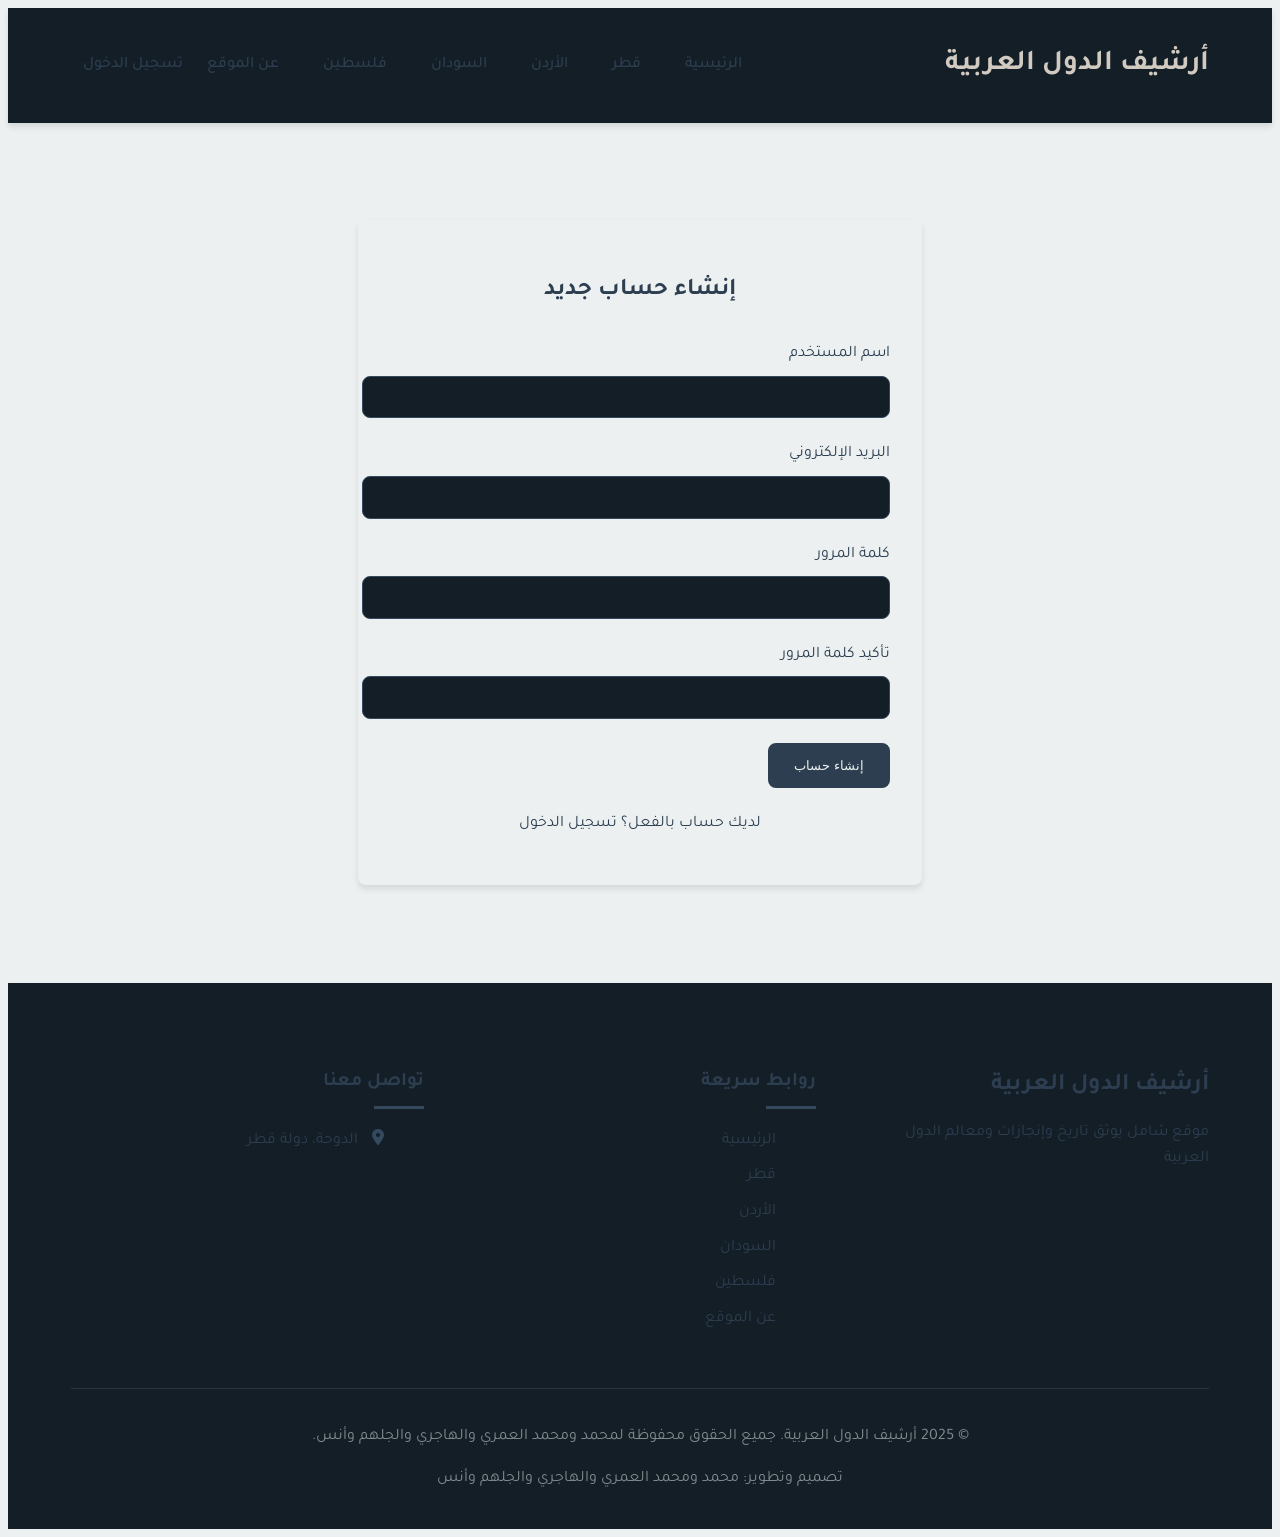
<file: signup.html>
<!DOCTYPE html>
<html lang="ar" dir="rtl">
<head>
    <meta charset="UTF-8">
    <meta name="viewport" content="width=device-width, initial-scale=1.0">
    <title>إنشاء حساب - أرشيف الدول العربية</title>
    <link rel="stylesheet" href="css/style.css">
    <link rel="stylesheet" href="https://cdnjs.cloudflare.com/ajax/libs/font-awesome/6.0.0/css/all.min.css">
    <link rel="preconnect" href="https://fonts.googleapis.com">
    <link rel="preconnect" href="https://fonts.gstatic.com" crossorigin>
    <link href="https://fonts.googleapis.com/css2?family=Tajawal:wght@400;500;700&display=swap" rel="stylesheet">
</head>
<body>
    <header>
        <div class="container">
            <div class="logo">
                <a href="index.html"><h1>أرشيف الدول العربية</h1></a>
            </div>
            <nav>
                <ul>
                    <li><a href="index.html">الرئيسية</a></li>
                    <li><a href="qatar.html">قطر</a></li>
                    <li><a href="jordan.html">الأردن</a></li>
                    <li><a href="sudan.html">السودان</a></li>
                    <li><a href="palestine.html">فلسطين</a></li>
                    <li><a href="about.html">عن الموقع</a></li>
                    <li><a href="signin.html">تسجيل الدخول</a></li>
                </ul>
            </nav>
        </div>
    </header>

    <section class="auth-section">
        <div class="container">
            <div class="auth-form">
                <h2>إنشاء حساب جديد</h2>
                <form id="signupForm">
                    <div class="form-group">
                        <label for="username">اسم المستخدم</label>
                        <input type="text" id="username" name="username" required>
                    </div>
                    <div class="form-group">
                        <label for="email">البريد الإلكتروني</label>
                        <input type="email" id="email" name="email" required>
                    </div>
                    <div class="form-group">
                        <label for="password">كلمة المرور</label>
                        <input type="password" id="password" name="password" required>
                    </div>
                    <div class="form-group">
                        <label for="confirmPassword">تأكيد كلمة المرور</label>
                        <input type="password" id="confirmPassword" name="confirmPassword" required>
                    </div>
                    <button type="submit" class="btn primary-btn">إنشاء حساب</button>
                </form>
                <p class="auth-link">لديك حساب بالفعل؟ <a href="signin.html">تسجيل الدخول</a></p>
            </div>
        </div>
    </section>

    <footer>
        <div class="container">
            <div class="footer-content">
                <div class="footer-logo">
                    <h3>أرشيف الدول العربية</h3>
                    <p>موقع شامل يوثق تاريخ وإنجازات ومعالم الدول العربية</p>
                </div>
                <div class="footer-links">
                    <h4>روابط سريعة</h4>
                    <ul>
                        <li><a href="index.html">الرئيسية</a></li>
                        <li><a href="qatar.html">قطر</a></li>
                        <li><a href="jordan.html">الأردن</a></li>
                        <li><a href="sudan.html">السودان</a></li>
                        <li><a href="palestine.html">فلسطين</a></li>
                        <li><a href="about.html">عن الموقع</a></li>
                    </ul>
                </div>
                <div class="footer-contact">
                    <h4>تواصل معنا</h4>
                    <ul>
                        <li><i class="fas fa-map-marker-alt"></i> الدوحة، دولة قطر</li>
                    </ul>
                </div>
            </div>
            <div class="footer-bottom">
          <p>&copy; 2025 أرشيف الدول العربية. جميع الحقوق محفوظة لمحمد ومحمد العمري والهاجري والجلهم وأنس.</p>
                <p>تصميم وتطوير: محمد ومحمد العمري والهاجري والجلهم وأنس</p>
            </div>
        </div>
    </footer>

    <script src="js/auth.js"></script>
</body>
</html>
</file>
<file: css/style.css>
:root {
    --primary-color: #2C3E50; /* Deep blue-gray */
    --secondary-color: #34495E; /* Darker blue-gray */
    --accent-color: #E74C3C; /* Coral red */
    --dark-color: #1A252F; /* Very dark blue-gray */
    --darker-color: #141E27; /* Almost black blue-gray */
    --light-color: #ECF0F1; /* Light gray */
    --text-color: #2C3E50; /* Deep blue-gray for text */
    --text-muted: #7F8C8D; /* Medium gray for muted text */
    --border-radius: 8px;
    --box-shadow: 0 4px 6px rgba(0, 0, 0, 0.1);
    --transition: all 0.3s ease;
}

body {
    font-family: 'Tajawal', sans-serif;
    line-height: 1.6;
    background-color: var(--light-color);
    color: var(--text-color);
}

.container {
    width: 90%;
    max-width: 1200px;
    margin: 0 auto;
    padding: 0 15px;
}

a {
    text-decoration: none;
    color: inherit;
}

ul {
    list-style: none;
}

img {
    max-width: 100%;
}

.btn {
    display: inline-block;
    padding: 0.8rem 1.5rem;
    border-radius: var(--border-radius);
    text-decoration: none;
    font-weight: 500;
    transition: all 0.3s ease;
    cursor: pointer;
    border: 2px solid transparent;
    text-align: center;
}

.primary-btn {
    background-color: var(--primary-color);
    color: var(--light-color);
    border-color: var(--primary-color);
}

.primary-btn:hover {
    background-color: transparent;
    color: var(--primary-color);
    border-color: var(--primary-color);
}

.secondary-btn {
    background-color: transparent;
    color: var(--primary-color);
    border-color: var(--primary-color);
}

.secondary-btn:hover {
    background-color: var(--primary-color);
    color: var(--light-color);
    border-color: var(--primary-color);
}

.section-title {
    text-align: center;
    margin-bottom: 40px;
    font-size: 2.2rem;
    color: #e3e1dd;
    position: relative;
    padding-bottom: 15px;
}

.section-title::after {
    content: '';
    position: absolute;
    bottom: 0;
    left: 50%;
    transform: translateX(-50%);
    width: 80px;
    height: 4px;
    background-color: var(--secondary-color);
    border-radius: 2px;
}

/* Header */
header {
    background-color: var(--darker-color);
    box-shadow: var(--box-shadow);
    position: sticky;
    top: 0;
    z-index: 100;
}

header .container {
    display: flex;
    justify-content: space-between;
    align-items: center;
    padding: 15px;
}

.logo h1 {
    color: #d0cac0;
    font-size: 1.8rem;
}

nav ul {
    display: flex;
}

nav ul li {
    margin-right: 20px;
}

nav ul li:last-child {
    margin-right: 0;
}

nav ul li a {
    font-weight: 500;
    padding: 8px 12px;
    border-radius: var(--border-radius);
    transition: var(--transition);
}

nav ul li a:hover, nav ul li a.active {
    color: var(--primary-color);
    background-color: rgba(16, 185, 129, 0.1);
}

/* Hero Section */
.hero {
    background: linear-gradient(rgba(0, 0, 0, 0.7), rgba(0, 0, 0, 0.7)), url('../images/hero-bg.jpg');
    background-size: cover;
    background-position: center;
    color: #ffffff;
    padding: 100px 0;
    text-align: center;
}

.hero-content {
    max-width: 800px;
    margin: 0 auto;
}

.hero h2 {
    font-size: 3rem;
    margin-bottom: 20px;
}

.hero p {
    font-size: 1.2rem;
    margin-bottom: 30px;
}

.hero-buttons {
    display: flex;
    justify-content: center;
    gap: 20px;
}

/* Countries Section */
.countries {
    padding: 80px 0;
}

.countries-grid {
    display: grid;
    grid-template-columns: repeat(auto-fit, minmax(280px, 1fr));
    gap: 30px;
}

.country-card {
    background-color: #04300e;
    border-radius: var(--border-radius);
    overflow: hidden;
    box-shadow: var(--box-shadow);
    transition: var(--transition);
}

.country-card:hover {
    transform: translateY(-10px);
    box-shadow: 0 10px 20px rgba(0, 0, 0, 0.3);
}

.country-image {
    height: 200px;
    background-size: cover;
    background-position: center;
}

.qatar-img {
    background-image: url('../images/qatar.jpg');
}

.jordan-img {
    background-image: url('../images/jordan.jpg');
}

.sudan-img {
    background-image: url('../images/sudan.jpg');
}

.palestine-img {
    background-image: url('../images/palestine.jpg');
}

.country-card h3 {
    color: var(--primary-color);
    padding: 20px 20px 10px;
    font-size: 1.5rem;
}

.country-card p {
    padding: 0 20px 20px;
    color: var(--text-color);
}

.country-card .btn {
    margin: 0 20px 20px;
    background-color: var(--secondary-color);
    color: white;
}

.country-card .btn:hover {
    background-color: #2563eb;
}

/* Features Section */
.features {
    background-color: var(--darker-color);
    padding: 80px 0;
}

.features-grid {
    display: grid;
    grid-template-columns: repeat(auto-fit, minmax(280px, 1fr));
    gap: 30px;
}

.feature {
    background-color: var(--light-color);
    padding: 30px;
    border-radius: var(--border-radius);
    text-align: center;
    box-shadow: var(--box-shadow);
    transition: var(--transition);
}

.feature:hover {
    transform: translateY(-5px);
}

.feature i {
    font-size: 3rem;
    color: #d0cac0;
    margin-bottom: 20px;
}

.feature h3 {
    color: var(--primary-color);
    margin-bottom: 15px;
}

/* Country Showcase Styles */
.country-showcase {
    padding: 80px 0;
    background-color: var(--darker-color);
}

.showcase-grid {
    display: grid;
    grid-template-columns: repeat(2, 1fr);
    gap: 30px;
    margin-bottom: 40px;
}

.showcase-country {
    background-color: var(--dark-color);
    border-radius: var(--border-radius);
    overflow: hidden;
    box-shadow: var(--box-shadow);
    transition: var(--transition);
}

.showcase-country:hover {
    transform: translateY(-5px);
    box-shadow: 0 10px 20px rgba(0, 0, 0, 0.4);
}

.showcase-country h3 {
    color: var(--primary-color);
    text-align: center;
    padding: 15px;
    margin: 0;
    border-bottom: 1px solid rgba(255, 255, 255, 0.1);
}

.showcase-photos {
    display: grid;
    grid-template-columns: repeat(2, 1fr);
    gap: 10px;
    padding: 15px;
}

.showcase-photo {
    position: relative;
    border-radius: var(--border-radius);
    overflow: hidden;
}

.showcase-photo img {
    width: 100%;
    height: 150px;
    object-fit: cover;
    display: block;
    transition: var(--transition);
}

.showcase-photo:hover img {
    transform: scale(1.05);
}

.photo-caption {
    position: absolute;
    bottom: 0;
    left: 0;
    right: 0;
    background-color: rgba(0, 0, 0, 0.7);
    color: white;
    padding: 8px;
    text-align: center;
    font-size: 0.9rem;
    transform: translateY(100%);
    transition: var(--transition);
}

.showcase-photo:hover .photo-caption {
    transform: translateY(0);
}

.showcase-cta {
    text-align: center;
    margin-top: 30px;
}

.showcase-cta p {
    margin-bottom: 20px;
    color: var(--text-color);
}

.showcase-buttons {
    display: flex;
    justify-content: center;
    flex-wrap: wrap;
    gap: 15px;
}

.showcase-buttons .btn {
    min-width: 100px;
}

/* Footer */
footer {
    background-color: var(--darker-color);
    color: var(--text-color);
    padding: 60px 0 20px;
}

.footer-content {
    display: grid;
    grid-template-columns: repeat(auto-fit, minmax(250px, 1fr));
    gap: 40px;
    margin-bottom: 40px;
}

.footer-logo h3 {
    font-size: 1.5rem;
    margin-bottom: 15px;
    color: var(--primary-color);
}

.footer-links h4, .footer-contact h4 {
    margin-bottom: 20px;
    font-size: 1.2rem;
    position: relative;
    padding-bottom: 10px;
    color: var(--primary-color);
}

.footer-links h4::after, .footer-contact h4::after {
    content: '';
    position: absolute;
    bottom: 0;
    right: 0;
    width: 50px;
    height: 3px;
    background-color: var(--secondary-color);
}

.footer-links ul li, .footer-contact ul li {
    margin-bottom: 10px;
}

.footer-links ul li a:hover {
    color: var(--secondary-color);
}

.footer-contact ul li i {
    margin-left: 10px;
    color: var(--secondary-color);
}

.footer-bottom {
    text-align: center;
    padding-top: 20px;
    border-top: 1px solid rgba(255, 255, 255, 0.1);
    color: var(--text-muted);
}

/* Country Pages */
.country-header {
    background-size: cover;
    background-position: center;
    color: #ffffff;
    padding: 100px 0;
    position: relative;
}

.country-header::before {
    content: '';
    position: absolute;
    top: 0;
    left: 0;
    width: 100%;
    height: 100%;
    background: rgb(88 86 112 / 60%);
}

.country-header-content {
    position: relative;
    z-index: 1;
    max-width: 800px;
    margin: 0 auto;
    text-align: center;
}

.country-header h1 {
    font-size: 3rem;
    margin-bottom: 20px;
}

.country-info {
    padding: 80px 0;
}

.country-info-grid {
    display: grid;
    grid-template-columns: 1fr 1fr;
    gap: 40px;
    align-items: center;
}

.country-description h2 {
    color: #eee;
    margin-bottom: 20px;
}

.country-description p {
    margin-bottom: 15px;
}

.country-stats {
    background-color: var(--light-color);
    padding: 30px;
    border-radius: var(--border-radius);
    box-shadow: var(--box-shadow);
}

.stat-item {
    display: flex;
    align-items: center;
    margin-bottom: 15px;
}

.stat-item i {
    font-size: 1.5rem;
    color: #f59e0b;
    margin-left: 15px;
}

.achievements {
    background-color: var(--darker-color);
    padding: 80px 0;
}

.achievement-card {
    background-color: var(--light-color);
    border-radius: var(--border-radius);
    overflow: hidden;
    box-shadow: var(--box-shadow);
    margin-bottom: 30px;
}

.achievement-content {
    padding: 20px;
}

.achievement-content h3 {
    color: var(--primary-color);
    margin-bottom: 15px;
}

.places {
    padding: 80px 0;
}

.place-card {
    display: grid;
    grid-template-columns: 1fr 1fr;
    gap: 30px;
    margin-bottom: 50px;
    background-color: var(--light-color);
    border-radius: var(--border-radius);
    overflow: hidden;
    box-shadow: var(--box-shadow);
}

.place-image {
    height: 300px;
    background-size: cover;
    background-position: center;
}

.place-content {
    padding: 30px;
}

.place-content h3 {
    color: var(--primary-color);
    margin-bottom: 15px;
}

/* Photo Gallery Styles */
.photo-gallery {
    padding: 80px 0;
    background-color: var(--darker-color);
}

.gallery-grid {
    display: grid;
    grid-template-columns: repeat(auto-fit, minmax(250px, 1fr));
    gap: 20px;
}

.gallery-item {
    position: relative;
    border-radius: var(--border-radius);
    overflow: hidden;
    box-shadow: var(--box-shadow);
    transition: var(--transition);
}

.gallery-item:hover {
    transform: translateY(-5px);
    box-shadow: 0 10px 20px rgba(0, 0, 0, 0.4);
}

.gallery-item img {
    width: 100%;
    height: 200px;
    object-fit: cover;
    display: block;
}

.gallery-caption {
    position: absolute;
    bottom: 0;
    left: 0;
    right: 0;
    background-color: rgba(0, 0, 0, 0.7);
    color: white;
    padding: 10px;
    text-align: center;
    transform: translateY(100%);
    transition: var(--transition);
}

.gallery-item:hover .gallery-caption {
    transform: translateY(0);
}

/* About Page Styles */
.about-header {
    background-color: var(--darker-color);
    padding: 80px 0;
    text-align: center;
}

.about-header h1 {
    color: var(--primary-color);
    font-size: 3rem;
    margin-bottom: 20px;
}

.about-content {
    padding: 80px 0;
}

.about-grid {
    display: grid;
    grid-template-columns: 2fr 1fr;
    gap: 40px;
    margin-bottom: 60px;
}

.about-text h2 {
    color: var(--primary-color);
    margin-bottom: 20px;
    font-size: 1.8rem;
}

.about-text p {
    margin-bottom: 30px;
}

.values-list {
    list-style: disc;
    padding-right: 20px;
}

.values-list li {
    margin-bottom: 15px;
}

.values-list li strong {
    color: var(--primary-color);
}

.about-image {
    border-radius: var(--border-radius);
    overflow: hidden;
    box-shadow: var(--box-shadow);
}

.team-section, .contact-section {
    margin-bottom: 60px;
}

.team-section h2, .contact-section h2 {
    color: var(--primary-color);
    margin-bottom: 20px;
    font-size: 1.8rem;
}

.team-section p, .contact-section p {
    margin-bottom: 30px;
}

.team-grid {
    display: grid;
    grid-template-columns: repeat(auto-fit, minmax(250px, 1fr));
    gap: 2rem;
    margin-top: 2rem;
}

.team-box {
    background: #fff;
    padding: 2rem;
    border-radius: 10px;
    box-shadow: 0 4px 6px rgba(0, 0, 0, 0.1);
    transition: transform 0.3s ease;
}

.team-box:hover {
    transform: translateY(-5px);
}

.team-box h3 {
    color: #2c3e50;
    margin-bottom: 0.5rem;
    font-size: 1.2rem;
}

.team-box p {
    color: #666;
    font-size: 0.9rem;
}

.team-member {
    background-color: var(--light-color);
    border-radius: var(--border-radius);
    overflow: hidden;
    box-shadow: var(--box-shadow);
    text-align: center;
    transition: var(--transition);
    padding: 20px;
}

.team-member:hover {
    transform: translateY(-5px);
}

.member-info {
    padding: 15px;
}

.team-member h3 {
    color: var(--primary-color);
    margin-bottom: 10px;
}

.team-member p {
    color: var(--text-muted);
    margin-bottom: 10px;
}

.contact-grid {
    display: grid;
    grid-template-columns: 1fr 2fr;
    gap: 40px;
}

.contact-item {
    display: flex;
    align-items: center;
    margin-bottom: 30px;
}

.contact-item i {
    font-size: 2rem;
    color: var(--primary-color);
    margin-left: 20px;
}

.contact-item h3 {
    color: var(--primary-color);
    margin-bottom: 5px;
}

.contact-form {
    background-color: var(--light-color);
    padding: 30px;
    border-radius: var(--border-radius);
    box-shadow: var(--box-shadow);
}

.form-group {
    margin-bottom: 20px;
}

.form-group label {
    display: block;
    margin-bottom: 5px;
    color: var(--primary-color);
}

.form-group input, .form-group textarea {
    width: 100%;
    padding: 10px;
    border: 1px solid #374151;
    border-radius: var(--border-radius);
    background-color: #1f2937;
    color: var(--text-color);
}

.form-group input:focus, .form-group textarea:focus {
    outline: none;
    border-color: var(--primary-color);
}

/* Mobile Menu */
.mobile-menu-btn {
    display: none;
    background: none;
    border: none;
    color: var(--text-color);
    font-size: 1.5rem;
    cursor: pointer;
}

/* Responsive Design */
@media (max-width: 768px) {
    header .container {
        flex-direction: column;
    }
    
    nav ul {
        margin-top: 15px;
        flex-wrap: wrap;
        justify-content: center;
    }
    
    nav ul li {
        margin: 5px 10px;
    }
    
    .hero h2 {
        font-size: 2.2rem;
    }
    
    .hero-buttons {
        flex-direction: column;
        gap: 10px;
    }
    
    .country-info-grid {
        grid-template-columns: 1fr;
    }
    
    .place-card {
        grid-template-columns: 1fr;
    }

    .about-grid, .contact-grid {
        grid-template-columns: 1fr;
    }

    .gallery-grid {
        grid-template-columns: 1fr 1fr;
    }

    .showcase-grid {
        grid-template-columns: 1fr;
    }

    .mobile-menu-btn {
        display: block;
        position: absolute;
        top: 15px;
        right: 15px;
    }

    nav {
        width: 100%;
    }

    nav ul {
        display: none;
    }

    nav.active ul {
        display: flex;
        flex-direction: column;
        align-items: center;
    }

    .video-container {
        margin: 20px 15px;
    }

    .team-grid {
        grid-template-columns: 1fr;
    }
}

@media (max-width: 480px) {
    .section-title {
        font-size: 1.8rem;
    }
    
    .logo h1 {
        font-size: 1.5rem;
    }

    .about-header h1 {
        font-size: 2.2rem;
    }

    .gallery-grid {
        grid-template-columns: 1fr;
    }

    .showcase-photos {
        grid-template-columns: 1fr 1fr;
        gap: 5px;
    }

    .showcase-buttons {
        flex-direction: column;
        align-items: center;
    }

    .showcase-buttons .btn {
        width: 100%;
        max-width: 200px;
    }

    .showcase-photo img {
        height: 100px;
    }
    
    .photo-caption {
        font-size: 0.8rem;
        padding: 5px;
    }
}

/* Video Section Styles */
.video-section {
    margin-top: 60px;
    text-align: center;
}

.video-container {
    max-width: 1000px;
    margin: 30px auto;
    box-shadow: var(--box-shadow);
    border-radius: var(--border-radius);
    overflow: hidden;
    position: relative;
    padding-top: 56.25%; /* 16:9 Aspect Ratio */
}

.video-container iframe {
    position: absolute;
    top: 0;
    left: 0;
    width: 100%;
    height: 100%;
    border: none;
}

.team-section {
    margin-top: 3rem;
    text-align: center;
}

/* Authentication Styles */
.auth-section {
    padding: 80px 0;
    min-height: calc(100vh - 200px);
    display: flex;
    align-items: center;
}

.auth-form {
    max-width: 500px;
    margin: 0 auto;
    background: var(--light-color);
    padding: 2rem;
    border-radius: var(--border-radius);
    box-shadow: var(--box-shadow);
}

.auth-form h2 {
    color: var(--primary-color);
    text-align: center;
    margin-bottom: 2rem;
}

.auth-form .form-group {
    margin-bottom: 1.5rem;
}

.auth-form label {
    display: block;
    margin-bottom: 0.5rem;
    color: var(--primary-color);
}

.auth-form input {
    width: 100%;
    padding: 0.8rem;
    border: 1px solid var(--secondary-color);
    border-radius: var(--border-radius);
    background: var(--darker-color);
    color: var(--text-color);
}

.auth-form input:focus {
    outline: none;
    border-color: var(--primary-color);
}

.auth-link {
    text-align: center;
    margin-top: 1.5rem;
    color: var(--text-color);
}

.auth-link a {
    color: var(--primary-color);
    text-decoration: none;
}

.auth-link a:hover {
    text-decoration: underline;
}

/* Profile Styles */
.profile-section {
    padding: 80px 0;
}

.profile-header {
    text-align: center;
    margin-bottom: 3rem;
}

.profile-avatar {
    font-size: 5rem;
    color: var(--primary-color);
    margin-bottom: 1rem;
}

.profile-content {
    max-width: 800px;
    margin: 0 auto;
}

.profile-section {
    background: var(--light-color);
    padding: 2rem;
    border-radius: var(--border-radius);
    box-shadow: var(--box-shadow);
    margin-bottom: 2rem;
}

.profile-section h3 {
    color: var(--primary-color);
    margin-bottom: 1.5rem;
}

.profile-section .form-group {
    margin-bottom: 1.5rem;
}

.profile-section label {
    display: block;
    margin-bottom: 0.5rem;
    color: var(--primary-color);
}

.profile-section input,
.profile-section textarea,
.profile-section select {
    width: 100%;
    padding: 0.8rem;
    border: 1px solid var(--secondary-color);
    border-radius: var(--border-radius);
    background: var(--darker-color);
    color: var(--text-color);
}

.profile-section textarea {
    resize: vertical;
    min-height: 100px;
}

.profile-section input:focus,
.profile-section textarea:focus,
.profile-section select:focus {
    outline: none;
    border-color: var(--primary-color);
}

.logout-btn {
    color: #ff4444 !important;
}

.logout-btn:hover {
    background-color: rgba(255, 68, 68, 0.1) !important;
}

@media (max-width: 768px) {
    .auth-form,
    .profile-content {
        padding: 1.5rem;
    }
    
    .profile-avatar {
        font-size: 4rem;
    }
}

/* Favorite Button Styles */
.favorite-btn {
    background: none;
    border: none;
    cursor: pointer;
    padding: 0.5rem;
    font-size: 1.2rem;
    color: #ccc;
    transition: color 0.3s ease;
    position: absolute;
    top: 1rem;
    left: 1rem;
}

.favorite-btn:hover {
    color: #ffd700;
}

.favorite-btn.active {
    color: #ffd700;
}

.info-section {
    position: relative;
    padding-right: 3rem;
}

/* Update existing styles */
.about-section,
.history-section,
.culture-section,
.places-section {
    position: relative;
    padding-right: 3rem;
}

.lang-toggle {
    position: fixed;
    top: 20px;
    right: 20px;
    z-index: 1000;
    padding: 10px 20px;
    background-color: var(--accent-color);
    color: var(--light-color);
    border: none;
    border-radius: var(--border-radius);
    cursor: pointer;
    font-family: 'Tajawal', sans-serif;
    font-size: 16px;
    font-weight: 500;
    transition: var(--transition);
    box-shadow: var(--box-shadow);
    display: flex;
    align-items: center;
    gap: 8px;
}

.lang-toggle:hover {
    background-color: var(--primary-color);
    transform: translateY(-2px);
}

.lang-toggle i {
    font-size: 18px;
}

[dir="ltr"] .lang-toggle {
    left: 20px;
    right: auto;
}

[dir="rtl"] .lang-toggle {
    right: 20px;
    left: auto;
}
</file>
